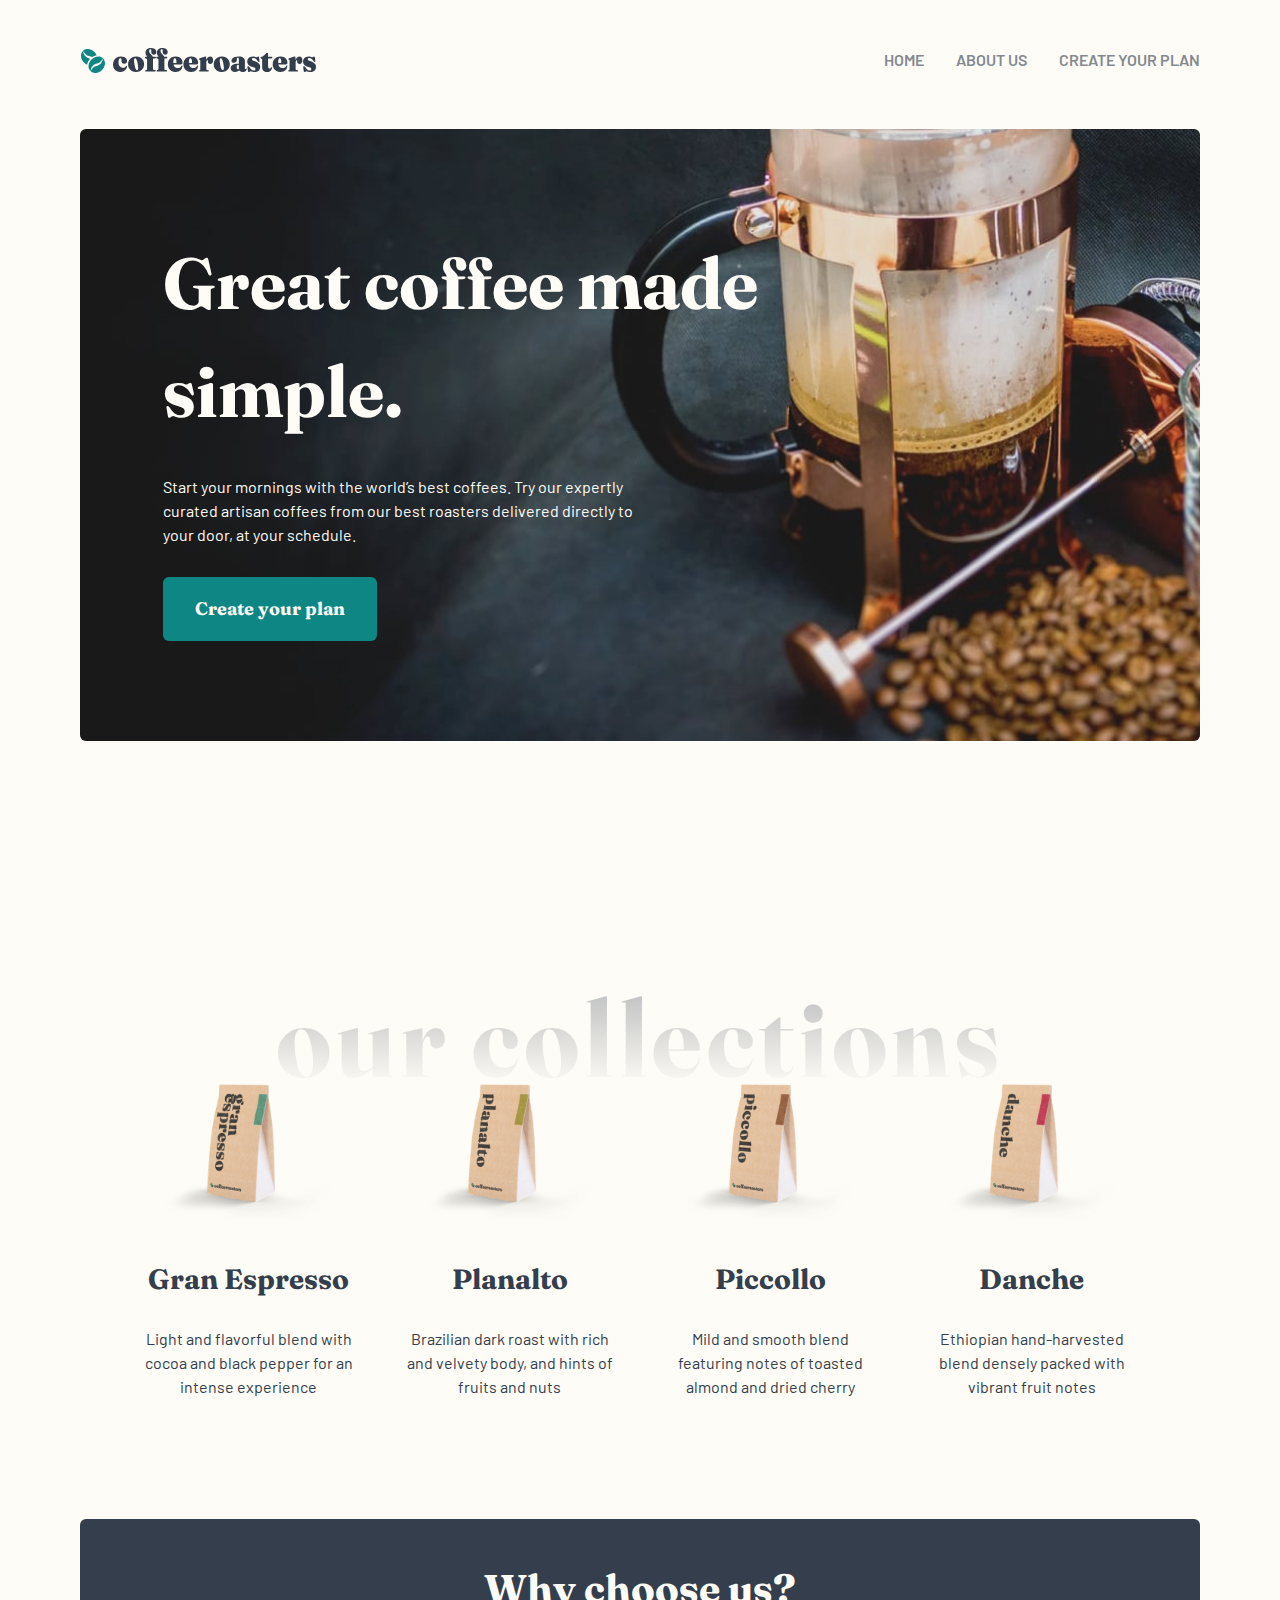
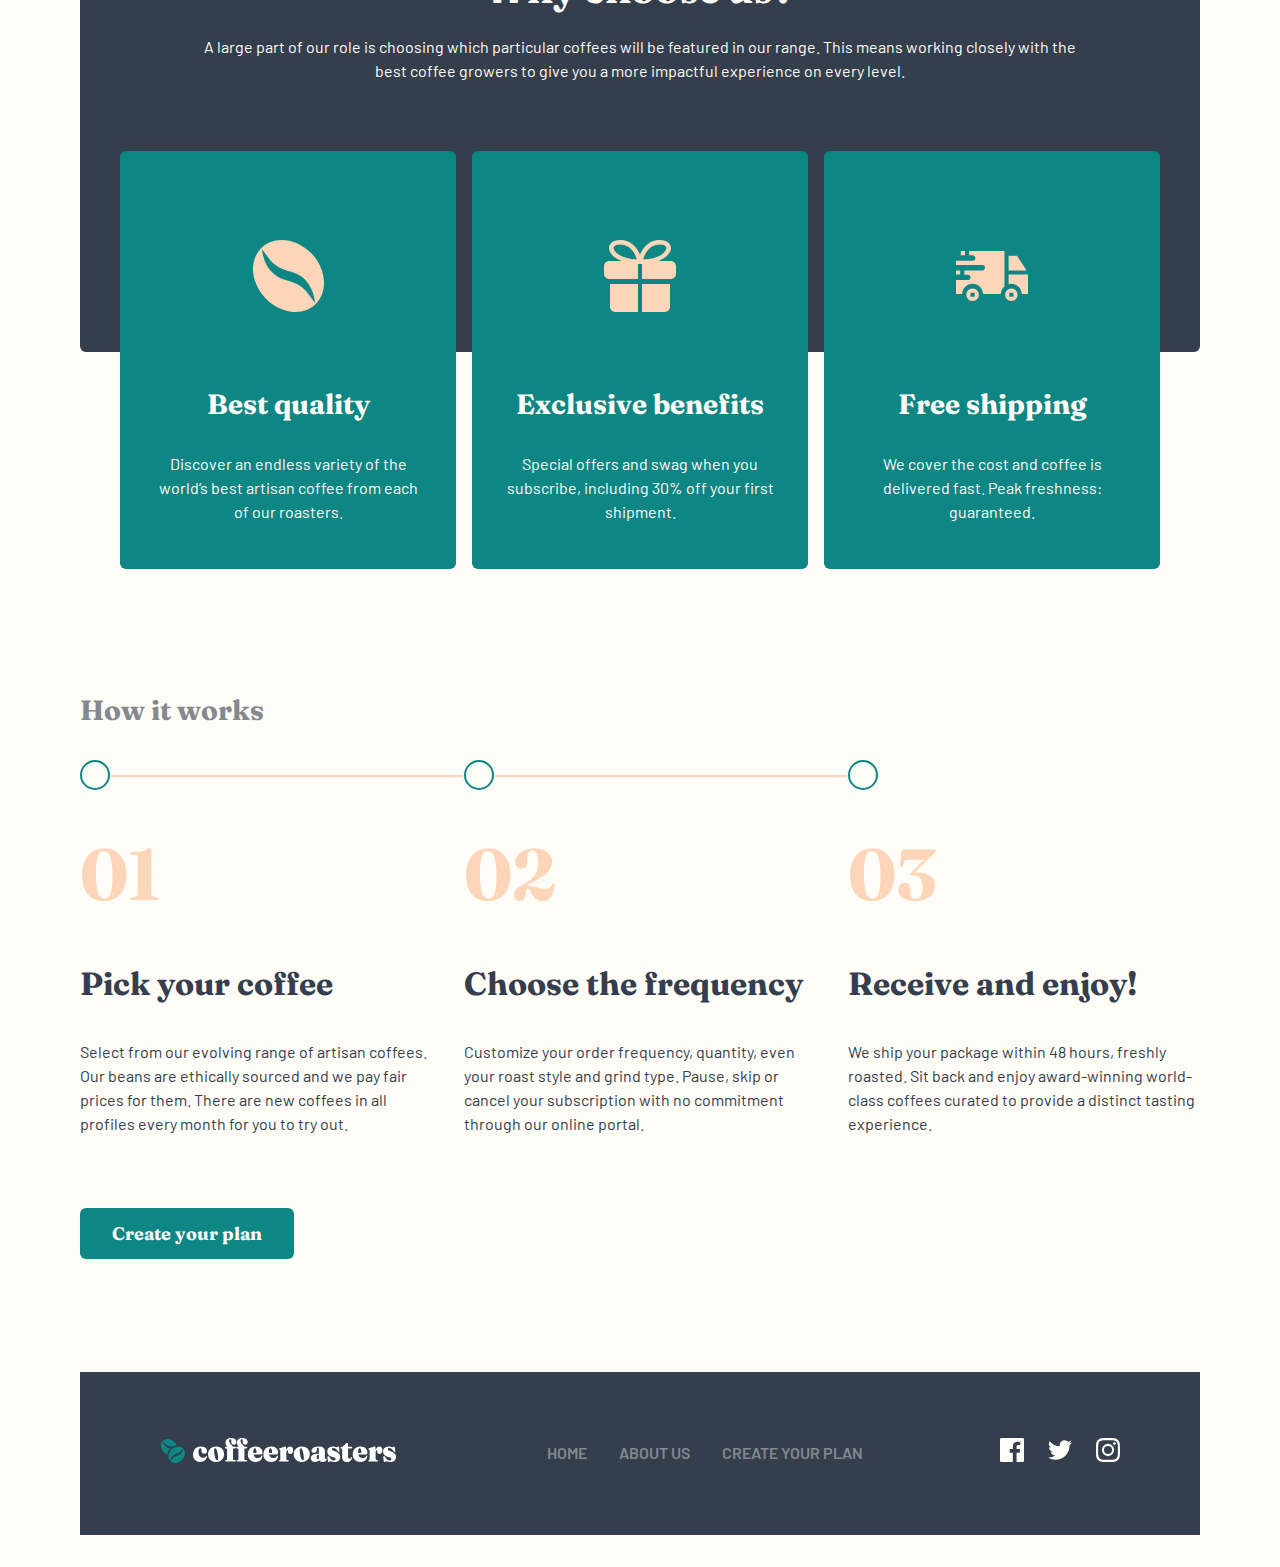
<file: index.html>
<!DOCTYPE html>
<html lang="en">
<head>
  <meta charset="UTF-8">
  <meta name="viewport" content="width=device-width, initial-scale=1.0">

  <link rel="icon" type="image/png" sizes="32x32" href="assets/favicon-32x32.png">

  <link rel="preconnect" href="https://fonts.googleapis.com">
  <link rel="preconnect" href="https://fonts.gstatic.com" crossorigin>
  <link href="https://fonts.googleapis.com/css2?family=Barlow:ital,wght@0,100;0,200;0,300;0,400;0,500;0,600;0,700;0,800;0,900;1,100;1,200;1,300;1,400;1,500;1,600;1,700;1,800;1,900&family=Fraunces:ital,opsz,wght@0,9..144,100..900;1,9..144,100..900&display=swap" rel="stylesheet">

  <link rel="stylesheet" href="index.css">
  <script src="index.js" defer></script>
  
  <title>Frontend Mentor | Coffeeroasters subscription site</title>
</head>
<body>
  <header class="primary-header flex">
    <a href="index.html" class="logo"><img src="assets/shared/desktop/logo.svg" alt="Coffee Rosaters"></a>

    <button class="mobile-nav-toggle" aria-controls="primary-nav">
      <span class="sr-only" aria-expanded="false">Menu</span>
    </button>

    <nav class="primary-nav" id="primary-nav">
      <ul class="nav flex">
        <li><a href="index.html">Home</a></li>
        <li><a href="about.html">About Us</a></li>
        <li><a href="plan.html">Create Your Plan</a></li>
      </ul>
    </nav>
  </header>

  <main>
    <!-- banner -->
    <section class="intro-wrapper banner text-light grid">
      <h1 class="heading-primary">Great coffee made simple.</h1>
      <p class="fs-text">Start your mornings with the world’s best coffees. Try our expertly curated artisan coffees from our best roasters delivered directly to your door, at your schedule.</p>
      <a href="plan.html" class="btn">Create your plan</a>
    </section>

    <!-- coffee collections -->
    <section class="collections wrapper grid text-center">
      <h1 class="collections-heading ff-sans-1 text-dark-grey">our collections</h1>
      <div class="item grid">
        <img src="assets/home/desktop/image-gran-espresso.png" alt="Gran Expresso" class="deco-img">

        <div class="content text-dark-grey">
          <h2 class="fs-200">Gran Espresso</h2>
          <p class="fs-text">Light and flavorful blend with cocoa and black pepper for an intense experience</p>
        </div>
      </div>

      <div class="item grid">
        <img src="assets/home/desktop/image-planalto.png" alt="Planalto" class="deco-img">

        <div class="content text-dark-grey">
          <h2 class="fs-200">Planalto</h2>
          <p class="fs-text">Brazilian dark roast with rich and velvety body, and hints of fruits and nuts</p>
        </div>
      </div>

      <div class="item grid">
        <img src="assets/home/desktop/image-piccollo.png" alt="Piccollo" class="deco-img">

        <div class="content text-dark-grey">
          <h2 class="fs-200">Piccollo</h2>
          <p class="fs-text">Mild and smooth blend featuring notes of toasted almond and dried cherry</p>
        </div>
      </div>

      <div class="item grid">
        <img src="assets/home/desktop/image-danche.png" alt="Danche" class="deco-img">

        <div class="content text-dark-grey">
          <h2 class="fs-200">Danche</h2>
          <p class="fs-text">Ethiopian hand-harvested blend densely packed with vibrant fruit notes
          </p>
        </div>
      </div>
    </section>

    <!-- why choose us -->
    <section class="why-us text-light text-center grid">
      <h1 class="heading-secondary">Why choose us?</h1>
      <p class="fs-text">A large part of our role is choosing which particular coffees will be featured in our range. This means working closely with the best coffee growers to give you a more impactful experience on every level.</p>

      <div class="why-us-content wrapper grid text-center">
        <div class="item bg-dark-cyan grid">
          <img src="assets/home/desktop/icon-coffee-bean.svg" alt="bean" class="deco-img">

          <div class="content">
            <h2 class="fs-200">Best quality</h2>
            <p class="fs-100">Discover an endless variety of the world’s best artisan coffee from each of our roasters.</p>
          </div>
        </div>
  
        <div class="item bg-dark-cyan grid">
          <img src="assets/home/desktop/icon-gift.svg" alt="gift" class="deco-img">
          
          <div class="content">
            <h2 class="fs-200">Exclusive benefits</h2>
            <p class="fs-100">Special offers and swag when you subscribe, including 30% off your first shipment.</p>
          </div>
        </div>
  
        <div class="item bg-dark-cyan grid">
          <img src="assets/home/desktop/icon-truck.svg" alt="truck" class="deco-img">
         
          <div class="content">
            <h2 class="fs-200">Free shipping</h2>
            <p class="fs-100">We cover the cost and coffee is delivered fast. Peak freshness: guaranteed.</p>
          </div>
        </div>
      </div>
    </section>

    <!-- how it works -->
    <section class="how-it-work col-3">
      <h1 class="fs-200 text-grey">How it works</h1>

      <ol class="numbered-items grid">
        <li class="text-dark-grey grid">
          <div class="circle"></div>
          <h2 class="heading-tertiary">Pick your coffee</h2>
          <p class="fs-text">Select from our evolving range of artisan coffees. Our beans are ethically sourced and we pay fair prices for them. There are new coffees in all profiles every month for you to try out.</p>
        </li>
        <li class="text-dark-grey grid">
          <div class="circle"></div>
          <h2 class="heading-tertiary">Choose the frequency</h2>
          <p class="fs-text">Customize your order frequency, quantity, even your roast style and grind type. Pause, skip or cancel your subscription with no commitment through our online portal.</p>
        </li>
        <li class="text-dark-grey grid">
          <div class="circle"></div>
          <h2 class="heading-tertiary"> Receive and enjoy!</h2>
          <p class="fs-text">We ship your package within 48 hours, freshly roasted. Sit back and enjoy award-winning world-class coffees curated to provide a distinct tasting experience.</p>
        </li>
      </ol>

      <a href="plan.html" class="btn">Create your plan</a>
    </section>
  </main>

  <!-- footer -->
  <footer class="bg-dark-grey grid">
    <a href="index.html" class="logo" aria-label="Coffee Roasters">
      <svg width="237" height="27" xmlns="http://www.w3.org/2000/svg" focusable="false" aria-hidden="true"><g fill-rule="nonzero" fill="none"><path class="footer-logo"d="M40.237 24.95c1.304 0 2.444-.237 3.422-.71.978-.474 1.755-1.124 2.331-1.95.576-.827.907-1.78.994-2.86.011-.199-.019-.345-.09-.438a.374.374 0 00-.268-.157.623.623 0 00-.27.066c-.092.044-.22.143-.382.297-.294.562-.712.962-1.255 1.199-.544.237-1.217.355-2.021.355-.804 0-1.521-.21-2.152-.628-.63-.419-1.127-1.047-1.491-1.884-.364-.838-.546-1.874-.546-3.108 0-.86.079-1.581.236-2.165.158-.584.38-1.022.669-1.314.287-.292.61-.438.97-.438.358 0 .635.138.83.413.196.276.294.683.294 1.223v1.058c0 .893.23 1.595.693 2.108.461.512 1.138.768 2.029.768.87 0 1.556-.25 2.062-.752.505-.501.757-1.193.757-2.074 0-.838-.241-1.595-.725-2.273-.483-.678-1.184-1.215-2.102-1.612-.919-.396-2.046-.595-3.382-.595-1.565 0-2.934.35-4.108 1.05a7.38 7.38 0 00-2.746 2.86C33.33 14.594 33 15.963 33 17.495c0 1.587.315 2.934.945 4.041a6.4 6.4 0 002.584 2.537c1.092.584 2.328.876 3.708.876zm15.728-.033c1.619 0 3.04-.336 4.262-1.008 1.222-.672 2.179-1.584 2.869-2.735.69-1.152 1.034-2.455 1.034-3.91 0-1.531-.33-2.881-.994-4.05a7.107 7.107 0 00-2.77-2.743c-1.185-.661-2.57-.992-4.157-.992-1.597 0-3.01.342-4.237 1.025-1.228.683-2.19 1.606-2.885 2.769-.696 1.162-1.043 2.47-1.043 3.925 0 1.521.331 2.86.994 4.017a7.067 7.067 0 002.779 2.719c1.19.656 2.572.983 4.148.983zm1.239-1.719c-.337.066-.666-.082-.987-.446-.32-.364-.624-.975-.912-1.835-.288-.86-.563-1.989-.823-3.388-.25-1.4-.392-2.551-.424-3.455-.033-.903.032-1.586.195-2.05.163-.462.413-.732.75-.81.337-.065.666.084.986.447.32.364.628.975.921 1.835.294.86.57 1.989.831 3.388.261 1.4.405 2.554.432 3.463.027.91-.043 1.595-.212 2.058-.168.463-.42.727-.757.793zm17.781 1.422c.511 0 .766-.254.766-.76 0-.22-.06-.394-.179-.521-.12-.127-.304-.207-.554-.24l-1.402-.215a.589.589 0 01-.448-.297c-.092-.166-.138-.402-.138-.711V11.579h1.157c.608 0 1.054-.105 1.336-.315.283-.209.424-.479.424-.81 0-.22-.068-.382-.204-.487-.136-.105-.328-.157-.578-.157H72.75l-.015-.087a1.998 1.998 0 00-.264-.64l-.07-.108a8.286 8.286 0 00-.905-1.09 36.96 36.96 0 01-1.075-1.158 6.526 6.526 0 01-.905-1.297 3.138 3.138 0 01-.367-1.488c0-.518.104-.914.31-1.19.207-.275.51-.413.913-.413.315 0 .549.09.7.273.153.181.229.465.229.85v1.472c0 .837.239 1.51.717 2.016.478.507 1.108.76 1.89.76.707 0 1.286-.217 1.736-.652.451-.435.677-1.088.677-1.959 0-.738-.19-1.419-.57-2.041-.38-.623-.954-1.121-1.72-1.496S72.302 1 71.139 1c-1.804 0-3.195.433-4.173 1.298-.977.865-1.466 2.019-1.466 3.462 0 .606.081 1.116.244 1.53.163.412.348.768.554 1.065l.554.802c.123.178.199.363.23.556l.01.097h-1.43a.83.83 0 00-.508.145L65.1 10a.637.637 0 00-.203.488c0 .198.054.366.162.504.11.137.288.267.538.388l.946.314c.206.088.347.185.423.29a.643.643 0 01.115.388v9.554c0 .286-.05.507-.147.66a.73.73 0 01-.408.315l-.7.215a.978.978 0 00-.432.297.77.77 0 00-.139.48c0 .231.068.41.204.537.136.126.312.19.53.19h8.996zm11.377 0c.51 0 .766-.254.766-.76 0-.22-.06-.394-.18-.521-.119-.127-.304-.207-.554-.24l-1.401-.215a.589.589 0 01-.448-.297c-.093-.166-.139-.402-.139-.711V11.579h1.157c.609 0 1.054-.105 1.337-.315.282-.209.423-.479.423-.81 0-.22-.067-.382-.203-.487-.136-.105-.329-.157-.579-.157h-2.414l-.015-.087a1.998 1.998 0 00-.264-.64l-.07-.108a8.286 8.286 0 00-.904-1.09 36.96 36.96 0 01-1.076-1.158 6.526 6.526 0 01-.904-1.297 3.138 3.138 0 01-.367-1.488c0-.518.103-.914.31-1.19.206-.275.51-.413.912-.413.315 0 .55.09.701.273.152.181.228.465.228.85v1.472c0 .837.24 1.51.718 2.016.478.507 1.108.76 1.89.76.706 0 1.285-.217 1.736-.652.45-.435.676-1.088.676-1.959 0-.738-.19-1.419-.57-2.041-.38-.623-.954-1.121-1.72-1.496S83.678 1 82.515 1c-1.803 0-3.194.433-4.172 1.298-.978.865-1.467 2.019-1.467 3.462 0 .606.082 1.116.245 1.53.163.412.347.768.554 1.065l.554.802c.122.178.198.363.229.556l.011.097h-1.43a.83.83 0 00-.509.145l-.053.045a.637.637 0 00-.204.488c0 .198.054.366.163.504.109.137.288.267.538.388l.945.314c.207.088.348.185.424.29a.643.643 0 01.114.388v9.554c0 .286-.049.507-.147.66a.73.73 0 01-.407.315l-.701.215a.978.978 0 00-.432.297.77.77 0 00-.138.48c0 .231.067.41.203.537.136.126.313.19.53.19h8.997zm9.11.33c1.38 0 2.598-.27 3.652-.81 1.054-.54 1.874-1.258 2.46-2.157.588-.898.881-1.887.881-2.966 0-.21-.038-.359-.114-.447a.353.353 0 00-.277-.132.64.64 0 00-.27.074c-.102.05-.22.146-.35.29-.228.705-.676 1.256-1.344 1.653-.668.396-1.437.595-2.306.595-1.359 0-2.445-.466-3.26-1.397-.478-.546-.816-1.273-1.013-2.18l-.016-.076h7.45c.472 0 .841-.125 1.11-.374l.064-.064c.272-.292.407-.692.407-1.199 0-1.168-.274-2.228-.823-3.181-.548-.954-1.333-1.708-2.355-2.265-1.021-.556-2.238-.835-3.65-.835-1.663 0-3.087.33-4.271.992a6.684 6.684 0 00-2.714 2.769c-.624 1.184-.937 2.564-.937 4.14 0 1.499.323 2.818.97 3.959A6.821 6.821 0 0091.463 24c1.152.634 2.489.95 4.01.95zm-2.127-8.878a12.966 12.966 0 01-.024-.791c0-1.036.076-1.851.229-2.446.152-.595.347-1.017.586-1.265.24-.248.506-.372.799-.372.38 0 .736.325 1.068.976.33.65.497 1.73.497 3.24 0 .462-.207.693-.62.693h-2.533l-.002-.035zm17.71 8.878c1.38 0 2.596-.27 3.65-.81 1.054-.54 1.875-1.258 2.461-2.157.587-.898.88-1.887.88-2.966 0-.21-.038-.359-.114-.447a.353.353 0 00-.277-.132.64.64 0 00-.269.074c-.103.05-.22.146-.35.29-.228.705-.676 1.256-1.345 1.653-.668.396-1.437.595-2.306.595-1.358 0-2.445-.466-3.26-1.397-.477-.546-.815-1.273-1.013-2.18l-.016-.076h7.451c.471 0 .841-.125 1.109-.374l.065-.064c.271-.292.407-.692.407-1.199 0-1.168-.274-2.228-.823-3.181-.549-.954-1.334-1.708-2.355-2.265-1.022-.556-2.239-.835-3.651-.835-1.663 0-3.086.33-4.27.992a6.684 6.684 0 00-2.714 2.769c-.625 1.184-.937 2.564-.937 4.14 0 1.499.323 2.818.97 3.959A6.821 6.821 0 00107.044 24c1.152.634 2.488.95 4.01.95zm-2.129-8.878a12.966 12.966 0 01-.023-.791c0-1.036.076-1.851.228-2.446.152-.595.348-1.017.587-1.265s.505-.372.798-.372c.38 0 .737.325 1.068.976.331.65.497 1.73.497 3.24 0 .462-.206.693-.62.693h-2.533l-.002-.035zm19.079 8.548c.26 0 .46-.069.595-.207a.732.732 0 00.204-.537.82.82 0 00-.147-.488c-.098-.137-.26-.223-.489-.256l-1.222-.248a.647.647 0 01-.457-.339c-.098-.181-.146-.427-.146-.735v-5.818c0-.65.038-1.185.114-1.604.076-.418.187-.73.334-.933.146-.204.318-.306.513-.306.196 0 .337.071.424.215.087.143.136.341.147.595l.016.66c.022.75.225 1.329.611 1.736.386.408.98.612 1.785.612.826 0 1.5-.298 2.02-.893.522-.595.783-1.526.783-2.793 0-1.278-.25-2.231-.75-2.86-.5-.628-1.217-.942-2.151-.942-.771 0-1.483.24-2.135.72-.652.479-1.176 1.211-1.573 2.198a6.529 6.529 0 00-.182.515l-.028.094-.124-2.568c-.029-.304-.082-.525-.158-.663l-.03-.048c-.092-.132-.23-.198-.415-.198-.13 0-.288.022-.473.066a4.95 4.95 0 00-.684.231l-4.63 1.34c-.26.098-.445.217-.553.355a.74.74 0 00-.163.47.64.64 0 00.106.38c.07.1.182.194.334.282l.424.05a.618.618 0 01.301.272c.06.116.09.306.09.57v8.397c0 .33-.027.568-.082.71a.552.552 0 01-.293.315l-.375.149c-.141.099-.253.206-.334.322a.743.743 0 00-.122.438c0 .231.068.413.203.545.136.133.324.199.563.199h8.149zm13.626.297c1.619 0 3.04-.336 4.262-1.008 1.222-.672 2.178-1.584 2.868-2.735.69-1.152 1.035-2.455 1.035-3.91 0-1.531-.331-2.881-.994-4.05a7.107 7.107 0 00-2.77-2.743c-1.185-.661-2.57-.992-4.157-.992-1.597 0-3.01.342-4.238 1.025-1.227.683-2.189 1.606-2.884 2.769-.696 1.162-1.043 2.47-1.043 3.925 0 1.521.33 2.86.994 4.017a7.067 7.067 0 002.779 2.719c1.19.656 2.572.983 4.148.983zm1.238-1.719c-.336.066-.665-.082-.986-.446-.32-.364-.624-.975-.912-1.835-.288-.86-.563-1.989-.824-3.388-.25-1.4-.39-2.551-.423-3.455-.033-.903.032-1.586.195-2.05.163-.462.413-.732.75-.81.337-.065.666.084.986.447.32.364.628.975.921 1.835.293.86.57 1.989.831 3.388.261 1.4.405 2.554.432 3.463.027.91-.043 1.595-.212 2.058-.168.463-.42.727-.758.793zm19.852 1.752c.913 0 1.663-.168 2.25-.504.586-.336 1.023-.735 1.311-1.198.288-.463.432-.887.432-1.273a.751.751 0 00-.106-.413.324.324 0 00-.285-.165.32.32 0 00-.147.033.325.325 0 00-.114.099c-.054.198-.138.336-.252.413a.643.643 0 01-.367.116c-.185 0-.323-.064-.416-.19-.092-.127-.138-.295-.138-.504v-7.306c0-1.455-.492-2.581-1.475-3.38-.984-.8-2.524-1.199-4.62-1.199-1.63 0-2.992.204-4.084.612-1.092.408-1.912.928-2.46 1.562-.55.634-.824 1.28-.824 1.942 0 .705.204 1.242.611 1.612.408.369.997.553 1.769.553.945 0 1.69-.256 2.233-.768.543-.513.815-1.177.815-1.992v-1.256c0-.309.095-.548.285-.72.19-.17.426-.255.709-.255.304 0 .546.113.725.338.18.226.27.532.27.918l-.001 4.818-.087-.019a5.455 5.455 0 00-.91-.087l-.176-.001c-2.337 0-4.078.396-5.224 1.19-1.146.793-1.72 1.9-1.72 3.322 0 1.08.394 1.967 1.182 2.661.788.694 1.834 1.041 3.137 1.041.978 0 1.891-.2 2.739-.603.635-.302 1.152-.698 1.55-1.188l.022-.03.024.075c.125.357.354.677.688.96l.103.084c.603.468 1.454.702 2.551.702zm-4.563-2.578c-.435 0-.786-.18-1.052-.537-.266-.358-.4-.907-.4-1.645 0-.771.129-1.355.384-1.752s.595-.595 1.019-.595c.25 0 .467.025.652.074l.08.025v4.242l-.052.03c-.174.09-.353.142-.538.155l-.093.003zM174.212 25c1.934 0 3.417-.446 4.45-1.339 1.032-.892 1.548-2.11 1.548-3.653 0-.936-.174-1.757-.522-2.463-.348-.705-.956-1.33-1.825-1.876-.87-.545-2.092-1.06-3.668-1.545-.586-.187-1.04-.377-1.36-.57-.321-.193-.541-.4-.66-.62-.12-.22-.18-.457-.18-.71 0-.376.136-.679.408-.91.271-.231.673-.347 1.206-.347.739 0 1.437.248 2.094.744.657.496 1.383 1.344 2.176 2.545.206.254.413.438.62.554.206.116.401.151.586.107a.574.574 0 00.424-.454c.054-.237.043-.576-.033-1.017l-.424-3.041c-.043-.32-.125-.545-.244-.678a.607.607 0 00-.473-.198c-.174 0-.39.06-.652.182-.26.121-.519.245-.774.372-.255.126-.448.19-.578.19-.12 0-.297-.066-.53-.199-.234-.132-.562-.264-.986-.396-.424-.133-.973-.199-1.646-.199-1.12 0-2.127.204-3.024.612-.896.408-1.603.989-2.119 1.744-.516.755-.774 1.655-.774 2.702 0 .926.193 1.736.579 2.43.386.694.975 1.29 1.768 1.785.793.496 1.793.898 3 1.207.781.209 1.382.421 1.8.636.418.215.706.45.864.703.158.253.236.534.236.842 0 .408-.136.744-.407 1.009-.272.264-.685.396-1.239.396a3.417 3.417 0 01-1.491-.338c-.473-.226-.96-.615-1.459-1.166-.5-.55-1.06-1.305-1.679-2.264-.184-.254-.394-.43-.627-.53a.84.84 0 00-.71.017c-.227.089-.374.276-.44.562-.064.287-.048.64.05 1.058l.505 3.29c.076.33.185.55.326.66.141.11.293.166.456.166.185 0 .41-.06.677-.182l.798-.363c.267-.122.481-.182.644-.182.163 0 .378.06.644.182a7.51 7.51 0 001.043.363c.43.121.97.182 1.622.182zm12.908-.05c.978 0 1.826-.19 2.543-.57a4.366 4.366 0 001.703-1.587c.418-.677.666-1.462.742-2.355.01-.253-.025-.421-.106-.504a.242.242 0 00-.286-.058c-.13.198-.266.397-.407.595-.141.198-.29.377-.448.537-.158.16-.334.29-.53.389-.195.099-.407.148-.636.148-.532 0-.937-.198-1.214-.595-.277-.396-.415-1.008-.415-1.834v-7.537h2.444c.555 0 .97-.096 1.244-.286l.06-.045c.272-.22.408-.485.408-.793 0-.22-.065-.383-.196-.488-.13-.105-.315-.157-.554-.157h-3.407V6.85c0-.294-.055-.518-.167-.672l-.044-.055c-.142-.154-.337-.231-.587-.231a1.21 1.21 0 00-.652.206 2.83 2.83 0 00-.652.603l-3.015 2.53c-.185.23-.332.385-.44.462a.541.541 0 01-.31.116h-.799a.861.861 0 00-.603.223.738.738 0 00-.244.57c0 .188.027.345.081.471.055.127.174.235.359.323l.766.248c.174.077.283.176.326.297.043.121.065.298.065.53v7.47c0 1.73.416 2.997 1.247 3.802.831.804 2.073 1.206 3.724 1.206zm13.218 0c1.38 0 2.597-.27 3.651-.81 1.054-.54 1.875-1.258 2.462-2.157.586-.898.88-1.887.88-2.966 0-.21-.038-.359-.114-.447a.353.353 0 00-.278-.132.64.64 0 00-.268.074c-.104.05-.22.146-.35.29-.23.705-.677 1.256-1.346 1.653-.668.396-1.437.595-2.306.595-1.358 0-2.445-.466-3.26-1.397-.477-.546-.815-1.273-1.013-2.18l-.016-.076h7.451c.472 0 .841-.125 1.109-.374l.065-.064c.271-.292.407-.692.407-1.199 0-1.168-.274-2.228-.823-3.181-.549-.954-1.334-1.708-2.355-2.265-1.022-.556-2.238-.835-3.651-.835-1.662 0-3.086.33-4.27.992a6.684 6.684 0 00-2.714 2.769c-.625 1.184-.937 2.564-.937 4.14 0 1.499.323 2.818.97 3.959A6.821 6.821 0 00196.329 24c1.152.634 2.488.95 4.01.95zm-2.128-8.878a12.966 12.966 0 01-.023-.791c0-1.036.076-1.851.228-2.446.152-.595.348-1.017.587-1.265.24-.248.505-.372.799-.372.38 0 .736.325 1.067.976.332.65.497 1.73.497 3.24 0 .462-.206.693-.619.693h-2.534l-.002-.035zm19.08 8.548c.26 0 .458-.069.594-.207a.732.732 0 00.204-.537.82.82 0 00-.147-.488c-.098-.137-.26-.223-.489-.256l-1.222-.248a.647.647 0 01-.457-.339c-.097-.181-.146-.427-.146-.735v-5.818c0-.65.038-1.185.114-1.604.076-.418.187-.73.334-.933.147-.204.318-.306.513-.306.196 0 .337.071.424.215.087.143.136.341.147.595l.016.66c.022.75.225 1.329.611 1.736.386.408.98.612 1.785.612.826 0 1.5-.298 2.021-.893.522-.595.782-1.526.782-2.793 0-1.278-.25-2.231-.75-2.86-.5-.628-1.216-.942-2.15-.942-.772 0-1.484.24-2.136.72-.652.479-1.176 1.211-1.573 2.198a6.529 6.529 0 00-.182.515l-.028.095-.124-2.569c-.029-.304-.081-.525-.158-.663l-.03-.048c-.092-.132-.23-.198-.415-.198-.13 0-.288.022-.473.066a4.95 4.95 0 00-.684.231l-4.629 1.34c-.26.098-.446.217-.554.355a.74.74 0 00-.163.47.64.64 0 00.106.38c.07.1.182.194.334.282l.424.05a.618.618 0 01.301.272c.06.116.09.306.09.57v8.397c0 .33-.027.568-.082.71a.552.552 0 01-.293.315l-.375.149c-.141.099-.253.206-.334.322a.743.743 0 00-.122.438c0 .231.068.413.203.545.136.133.324.199.563.199h8.15zm12.712.38c1.934 0 3.417-.446 4.45-1.339 1.032-.892 1.548-2.11 1.548-3.653 0-.936-.174-1.757-.522-2.463-.347-.705-.956-1.33-1.825-1.876-.87-.545-2.092-1.06-3.667-1.545-.587-.187-1.04-.377-1.361-.57-.32-.193-.54-.4-.66-.62-.12-.22-.18-.457-.18-.71 0-.376.136-.679.408-.91.272-.231.674-.347 1.206-.347.739 0 1.437.248 2.094.744.658.496 1.383 1.344 2.176 2.545.207.254.413.438.62.554.206.116.402.151.586.107a.574.574 0 00.424-.454c.054-.237.044-.576-.032-1.017l-.424-3.041c-.044-.32-.125-.545-.245-.678a.607.607 0 00-.472-.198c-.174 0-.392.06-.652.182-.261.121-.52.245-.774.372-.256.126-.449.19-.58.19-.119 0-.295-.066-.529-.199-.233-.132-.562-.264-.986-.396-.424-.133-.972-.199-1.646-.199-1.12 0-2.127.204-3.023.612-.897.408-1.603.989-2.12 1.744-.515.755-.773 1.655-.773 2.702 0 .926.192 1.736.578 2.43.386.694.975 1.29 1.769 1.785.793.496 1.792.898 2.999 1.207.782.209 1.382.421 1.8.636.419.215.707.45.864.703.158.253.237.534.237.842 0 .408-.136.744-.408 1.009-.271.264-.684.396-1.238.396a3.417 3.417 0 01-1.492-.338c-.472-.226-.959-.615-1.459-1.166-.5-.55-1.059-1.305-1.678-2.264-.185-.254-.394-.43-.628-.53a.84.84 0 00-.709.017c-.228.089-.375.276-.44.562-.065.287-.049.64.049 1.058l.505 3.29c.076.33.185.55.326.66.142.11.294.166.457.166.184 0 .41-.06.676-.182l.799-.363c.266-.122.48-.182.643-.182.163 0 .378.06.644.182a7.51 7.51 0 001.043.363c.43.121.97.182 1.622.182z" fill="#333D4B"/><path d="M23.123 11.378c2.89 2.89 2.387 8.1-1.126 11.613-1.688 1.687-3.813 2.74-5.987 2.965-.29.029-.576.044-.856.044-1.87 0-3.539-.656-4.769-1.886-1.416-1.414-2.07-3.412-1.839-5.625.224-2.173 1.277-4.299 2.964-5.986 3.515-3.512 8.724-4.019 11.613-1.125zm-.18.18c-.961 1.16-1.67 2.482-2.851 3.453-1.257 1.033-2.64 1.41-4.161 1.85-3.338.97-4.988 3.791-5.369 7.075 1.043-1.253 1.808-2.657 3.125-3.663 1.152-.88 2.398-1.227 3.754-1.598 3.411-.936 5.105-3.781 5.502-7.117zM14.49 5.003a10.573 10.573 0 012.165 3.151c-1.68.29-3.308.992-4.75 2.046a7.17 7.17 0 00-1.837-.84c-1.519-.44-2.903-.816-4.16-1.85-1.18-.971-1.889-2.296-2.852-3.454.396 3.336 2.091 6.182 5.502 7.118.576.157 1.128.32 1.666.511-1.626 1.713-2.696 3.8-3.07 5.97A10.607 10.607 0 014 15.491C.492 11.978-.014 6.768 2.877 3.878 5.766.986 10.975 1.49 14.489 5.003z" fill="#0E8784"/></g></svg></a>

    <ul class="footer-nav nav flex" id="footer-nav">
      <li><a href="index.html">Home</a></li>
      <li><a href="about.html">About Us</a></li>
      <li><a href="plan.html">Create Your Plan</a></li>
    </ul>

    <ul class="social-links flex">
      <li>
        <a href="#" aria-label="Facebook">
          <svg xmlns="http://www.w3.org/2000/svg" focusable="false" aria-hidden="true" width="24" height="24"><path class="icon" fill="#FEFCF7" d="M22.675 0H1.325C.593 0 0 .593 0 1.325v21.351C0 23.407.593 24 1.325 24H12.82v-9.294H9.692v-3.622h3.128V8.413c0-3.1 1.893-4.788 4.659-4.788 1.325 0 2.463.099 2.795.143v3.24l-1.918.001c-1.504 0-1.795.715-1.795 1.763v2.313h3.587l-.467 3.622h-3.12V24h6.116c.73 0 1.323-.593 1.323-1.325V1.325C24 .593 23.407 0 22.675 0z"/></svg>
        </a>
      </li>
      <li>
        <a href="#" aria-label="Twitter">
          <svg xmlns="http://www.w3.org/2000/svg" focusable="false" aria-hidden="true" width="24" height="20"><path class="icon" fill="#FEFCF7" d="M24 2.557a9.83 9.83 0 01-2.828.775A4.932 4.932 0 0023.337.608a9.864 9.864 0 01-3.127 1.195A4.916 4.916 0 0016.616.248c-3.179 0-5.515 2.966-4.797 6.045A13.978 13.978 0 011.671 1.149a4.93 4.93 0 001.523 6.574 4.903 4.903 0 01-2.229-.616c-.054 2.281 1.581 4.415 3.949 4.89a4.935 4.935 0 01-2.224.084 4.928 4.928 0 004.6 3.419A9.9 9.9 0 010 17.54a13.94 13.94 0 007.548 2.212c9.142 0 14.307-7.721 13.995-14.646A10.025 10.025 0 0024 2.557z"/></svg>
        </a>
      </li>
      <li>
        <a href="#" aria-label="Instagram">
          <svg xmlns="http://www.w3.org/2000/svg" focusable="false" aria-hidden="true" width="24" height="24"><path class="icon" fill="#FEFCF7" d="M12 2.163c3.204 0 3.584.012 4.85.07 3.252.148 4.771 1.691 4.919 4.919.058 1.265.069 1.645.069 4.849 0 3.205-.012 3.584-.069 4.849-.149 3.225-1.664 4.771-4.919 4.919-1.266.058-1.644.07-4.85.07-3.204 0-3.584-.012-4.849-.07-3.26-.149-4.771-1.699-4.919-4.92-.058-1.265-.07-1.644-.07-4.849 0-3.204.013-3.583.07-4.849.149-3.227 1.664-4.771 4.919-4.919 1.266-.057 1.645-.069 4.849-.069zM12 0C8.741 0 8.333.014 7.053.072 2.695.272.273 2.69.073 7.052.014 8.333 0 8.741 0 12c0 3.259.014 3.668.072 4.948.2 4.358 2.618 6.78 6.98 6.98C8.333 23.986 8.741 24 12 24c3.259 0 3.668-.014 4.948-.072 4.354-.2 6.782-2.618 6.979-6.98.059-1.28.073-1.689.073-4.948 0-3.259-.014-3.667-.072-4.947-.196-4.354-2.617-6.78-6.979-6.98C15.668.014 15.259 0 12 0zm0 5.838a6.162 6.162 0 100 12.324 6.162 6.162 0 000-12.324zM12 16a4 4 0 110-8 4 4 0 010 8zm6.406-11.845a1.44 1.44 0 100 2.881 1.44 1.44 0 000-2.881z"/></svg>
        </a>
      </li>
    </ul>
  </footer>
</body>
</html>
</file>
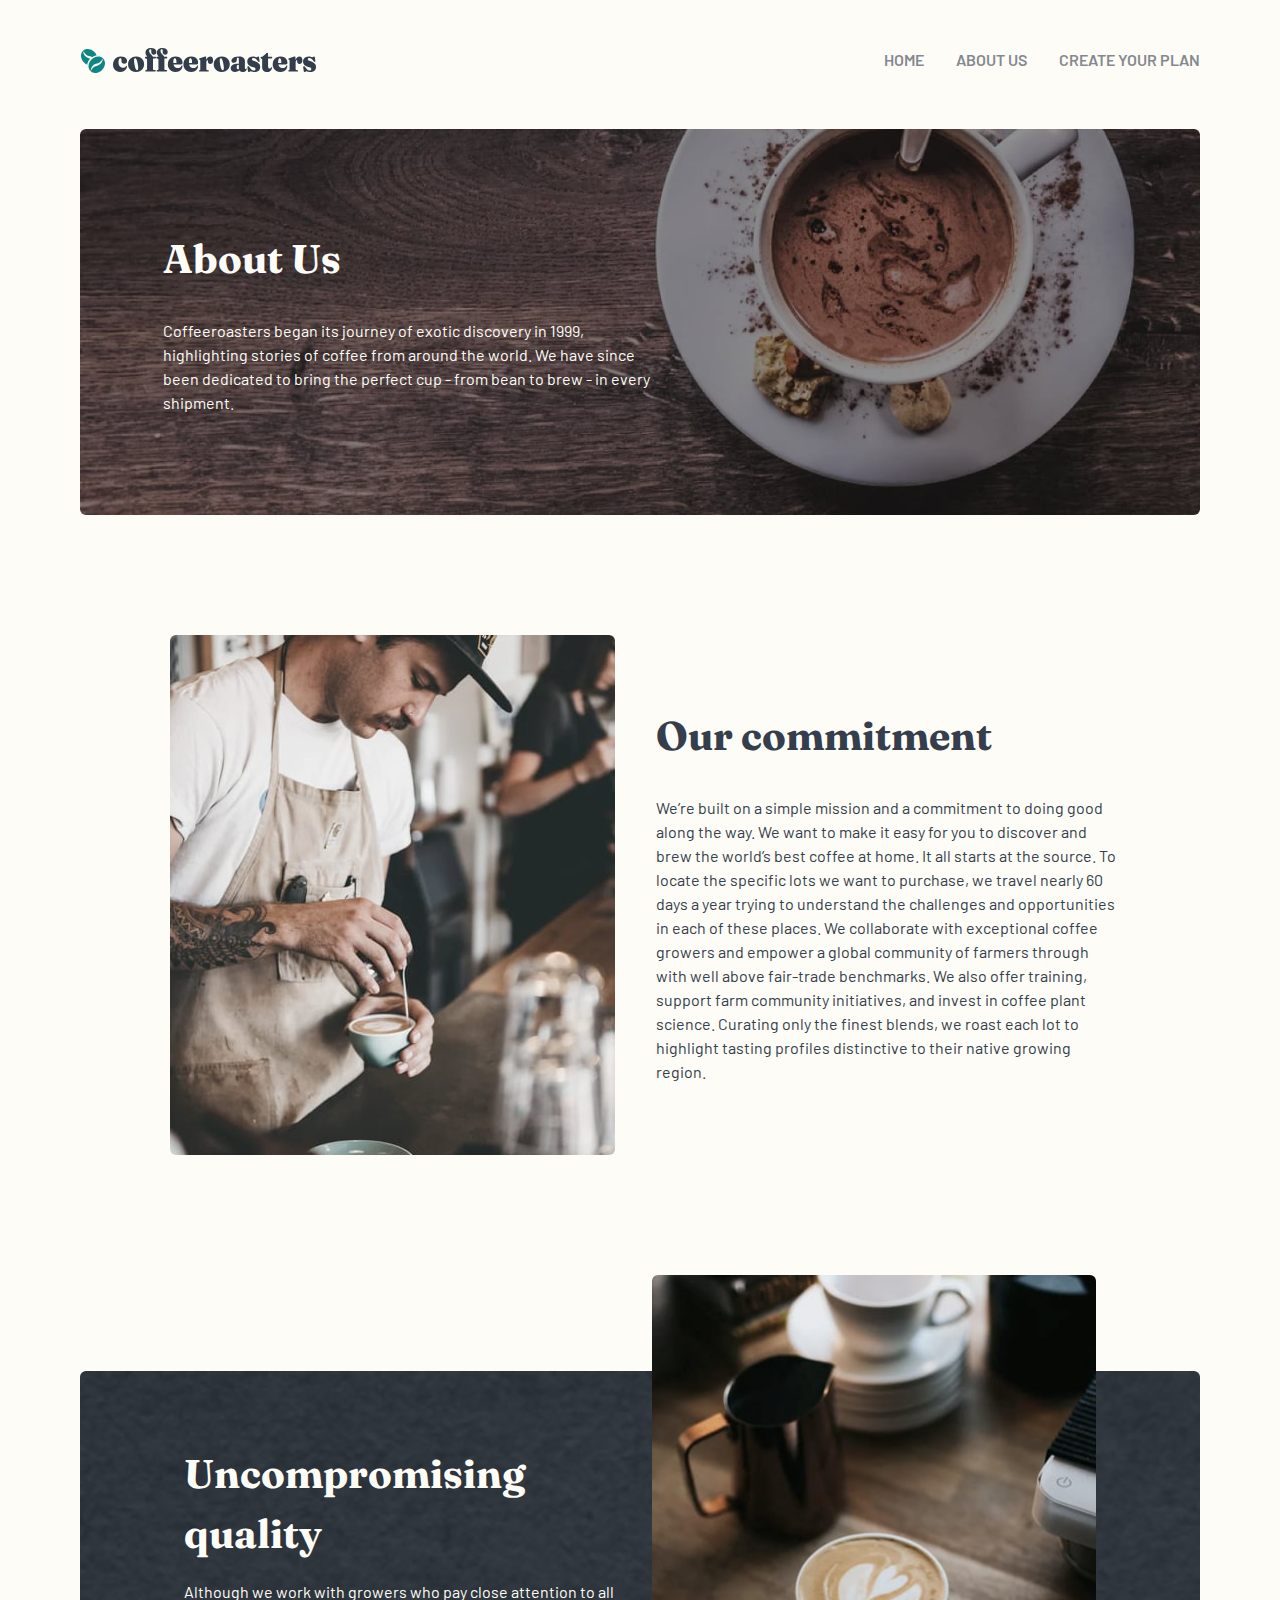
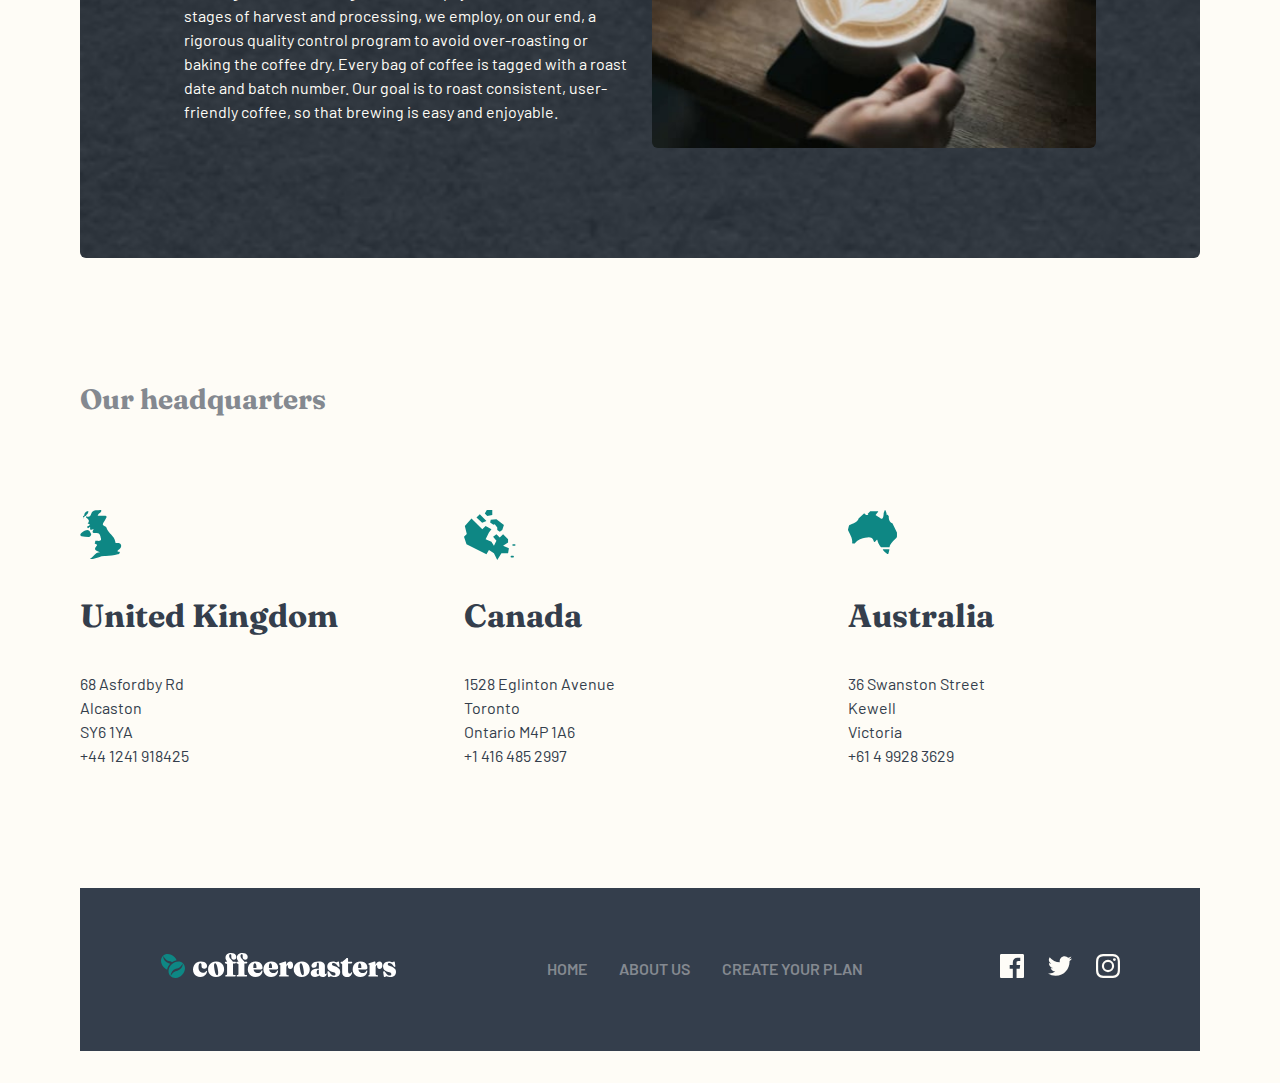
<file: about.html>
<!DOCTYPE html>
<html lang="en">

<head>
  <meta charset="UTF-8">
  <meta name="viewport" content="width=device-width, initial-scale=1.0">

  <link rel="icon" type="image/png" sizes="32x32" href="./assets/favicon-32x32.png">

  <link rel="preconnect" href="https://fonts.googleapis.com">
  <link rel="preconnect" href="https://fonts.gstatic.com" crossorigin>
  <link href="https://fonts.googleapis.com/css2?family=Barlow:ital,wght@0,100;0,200;0,300;0,400;0,500;0,600;0,700;0,800;0,900;1,100;1,200;1,300;1,400;1,500;1,600;1,700;1,800;1,900&family=Fraunces:ital,opsz,wght@0,9..144,100..900;1,9..144,100..900&display=swap" rel="stylesheet">

  <link rel="stylesheet" href="index.css">
  <link rel="stylesheet" href="about.css">
  <script src="index.js" defer></script>

  <title>Frontend Mentor | Coffeeroasters subscription site</title>
</head>

<body>
  <header class="primary-header flex">
    <a href="index.html" class="logo"><img src="assets/shared/desktop/logo.svg" alt="Coffee Rosaters"></a>

    <button class="mobile-nav-toggle" aria-controls="primary-nav">
      <span class="sr-only" aria-expanded="false">Menu</span>
    </button>

    <nav class="primary-nav" id="primary-nav">
      <ul class="nav flex">
        <li><a href="index.html">Home</a></li>
        <li><a href="about.html">About Us</a></li>
        <li><a href="plan.html">Create Your Plan</a></li>
      </ul>
    </nav>
  </header>

  <main>
    <!-- banner -->
    <section class="about-wrapper banner text-light grid">
      <h1 class="heading-secondary">About Us</h1>
        <p class="fs-text">Coffeeroasters began its journey of exotic discovery in 1999, highlighting stories of 
        coffee from around the world. We have since been dedicated to bring the perfect cup - from 
        bean to brew - in every shipment.</p>
    </section>

    <section class="commitment wrapper text-dark-grey grid">
      <picture>
        <source srcset="assets/about/desktop/image-commitment.jpg" media="(min-width:55rem)">
        <source srcset="assets/about/tablet/image-commitment.jpg" media="(min-width:35rem)">
        <img src="assets/about/mobile/image-commitment.jpg" alt="A guy is doing braista" class="img">
      </picture>

      <div class="commitment-content text-dark-grey">
        <h1 class="heading-secondary">Our commitment</h1>
        <p class="fs-text">We’re built on a simple mission and a commitment to doing good along the way. We want to make it easy for you to discover and brew the world’s best coffee at home. It all starts at the source. To locate the specific lots we want to purchase, we travel nearly 60 days a year trying to understand the challenges and opportunities in each of these places. We collaborate with exceptional coffee growers and empower a global community of farmers through with well above fair-trade benchmarks. We also offer training, support farm community initiatives, and invest in coffee plant science. Curating only the finest blends, we roast each lot to highlight tasting profiles distinctive to their native growing region.
      </p>
      </div>
    </section>

    <!-- quality -->
    <section class="quality-wrapper grid text-light">
      <picture>
        <source srcset="assets/about/desktop/image-quality.jpg" media="(min-width:60rem)">
        <source srcset="assets/about/tablet/image-quality.jpg" media="(min-width:35rem)">
        <img src="assets/about/mobile/image-quality.jpg" alt="Espresso coffee" class="img">
      </picture>

      <h1 class="heading-secondary">Uncompromising quality</h1>
        <p class="fs-text">
        Although we work with growers who pay close attention to all stages of harvest and processing, we employ, on our end, a rigorous quality control program to avoid over-roasting or baking the coffee dry. Every bag of coffee is tagged with a roast date and batch number. Our goal is to roast consistent, user-friendly coffee, so that brewing is easy and enjoyable.
      </p>
    </section>

    <!-- headquarters -->
    <section class="headquarters col-3">
      <h1 class="fs-200 text-grey">Our headquarters</h1>

      <ul class="numbered-items grid">
        <li class="text-dark-grey grid">
          <img src="assets/about/desktop/illustration-uk.svg" alt="UK" class="country">
          <h2 class="heading-tertiary">United Kingdom</h2>
          <address id="United Kingdom" class="fs-text">
            68 Asfordby Rd <br />
            Alcaston <br />
            SY6 1YA <br />
            +44 1241 918425 <br />
          </address>
        </li>
        <li class="text-dark-grey grid">
          <img src="assets/about/desktop/illustration-canada.svg" alt="Canada" class="country">
          <h2 class="heading-tertiary">Canada</h2>
          <address id="United Kingdom" class="fs-text">
            1528 Eglinton Avenue <br />
            Toronto <br />
            Ontario M4P 1A6 <br />
            +1 416 485 2997 <br />
          </address>
        </li>
        <li class="text-dark-grey grid">
          <img src="assets/about/desktop/illustration-australia.svg" alt="Australia" class="country">
          <h2 class="heading-tertiary">Australia</h2>
          <address id="United Kingdom" class="fs-text">
            36 Swanston Street <br />
            Kewell <br />
            Victoria <br />
            +61 4 9928 3629 <br />
          </address>
        </li>
      </ul>
    </section>
  </main>

  <!-- footer -->
  <footer class="bg-dark-grey grid">
    <a href="index.html" class="logo" aria-label="Coffee Roasters">
      <svg width="237" height="27" xmlns="http://www.w3.org/2000/svg" focusable="false" aria-hidden="true"><g fill-rule="nonzero" fill="none"><path class="footer-logo"d="M40.237 24.95c1.304 0 2.444-.237 3.422-.71.978-.474 1.755-1.124 2.331-1.95.576-.827.907-1.78.994-2.86.011-.199-.019-.345-.09-.438a.374.374 0 00-.268-.157.623.623 0 00-.27.066c-.092.044-.22.143-.382.297-.294.562-.712.962-1.255 1.199-.544.237-1.217.355-2.021.355-.804 0-1.521-.21-2.152-.628-.63-.419-1.127-1.047-1.491-1.884-.364-.838-.546-1.874-.546-3.108 0-.86.079-1.581.236-2.165.158-.584.38-1.022.669-1.314.287-.292.61-.438.97-.438.358 0 .635.138.83.413.196.276.294.683.294 1.223v1.058c0 .893.23 1.595.693 2.108.461.512 1.138.768 2.029.768.87 0 1.556-.25 2.062-.752.505-.501.757-1.193.757-2.074 0-.838-.241-1.595-.725-2.273-.483-.678-1.184-1.215-2.102-1.612-.919-.396-2.046-.595-3.382-.595-1.565 0-2.934.35-4.108 1.05a7.38 7.38 0 00-2.746 2.86C33.33 14.594 33 15.963 33 17.495c0 1.587.315 2.934.945 4.041a6.4 6.4 0 002.584 2.537c1.092.584 2.328.876 3.708.876zm15.728-.033c1.619 0 3.04-.336 4.262-1.008 1.222-.672 2.179-1.584 2.869-2.735.69-1.152 1.034-2.455 1.034-3.91 0-1.531-.33-2.881-.994-4.05a7.107 7.107 0 00-2.77-2.743c-1.185-.661-2.57-.992-4.157-.992-1.597 0-3.01.342-4.237 1.025-1.228.683-2.19 1.606-2.885 2.769-.696 1.162-1.043 2.47-1.043 3.925 0 1.521.331 2.86.994 4.017a7.067 7.067 0 002.779 2.719c1.19.656 2.572.983 4.148.983zm1.239-1.719c-.337.066-.666-.082-.987-.446-.32-.364-.624-.975-.912-1.835-.288-.86-.563-1.989-.823-3.388-.25-1.4-.392-2.551-.424-3.455-.033-.903.032-1.586.195-2.05.163-.462.413-.732.75-.81.337-.065.666.084.986.447.32.364.628.975.921 1.835.294.86.57 1.989.831 3.388.261 1.4.405 2.554.432 3.463.027.91-.043 1.595-.212 2.058-.168.463-.42.727-.757.793zm17.781 1.422c.511 0 .766-.254.766-.76 0-.22-.06-.394-.179-.521-.12-.127-.304-.207-.554-.24l-1.402-.215a.589.589 0 01-.448-.297c-.092-.166-.138-.402-.138-.711V11.579h1.157c.608 0 1.054-.105 1.336-.315.283-.209.424-.479.424-.81 0-.22-.068-.382-.204-.487-.136-.105-.328-.157-.578-.157H72.75l-.015-.087a1.998 1.998 0 00-.264-.64l-.07-.108a8.286 8.286 0 00-.905-1.09 36.96 36.96 0 01-1.075-1.158 6.526 6.526 0 01-.905-1.297 3.138 3.138 0 01-.367-1.488c0-.518.104-.914.31-1.19.207-.275.51-.413.913-.413.315 0 .549.09.7.273.153.181.229.465.229.85v1.472c0 .837.239 1.51.717 2.016.478.507 1.108.76 1.89.76.707 0 1.286-.217 1.736-.652.451-.435.677-1.088.677-1.959 0-.738-.19-1.419-.57-2.041-.38-.623-.954-1.121-1.72-1.496S72.302 1 71.139 1c-1.804 0-3.195.433-4.173 1.298-.977.865-1.466 2.019-1.466 3.462 0 .606.081 1.116.244 1.53.163.412.348.768.554 1.065l.554.802c.123.178.199.363.23.556l.01.097h-1.43a.83.83 0 00-.508.145L65.1 10a.637.637 0 00-.203.488c0 .198.054.366.162.504.11.137.288.267.538.388l.946.314c.206.088.347.185.423.29a.643.643 0 01.115.388v9.554c0 .286-.05.507-.147.66a.73.73 0 01-.408.315l-.7.215a.978.978 0 00-.432.297.77.77 0 00-.139.48c0 .231.068.41.204.537.136.126.312.19.53.19h8.996zm11.377 0c.51 0 .766-.254.766-.76 0-.22-.06-.394-.18-.521-.119-.127-.304-.207-.554-.24l-1.401-.215a.589.589 0 01-.448-.297c-.093-.166-.139-.402-.139-.711V11.579h1.157c.609 0 1.054-.105 1.337-.315.282-.209.423-.479.423-.81 0-.22-.067-.382-.203-.487-.136-.105-.329-.157-.579-.157h-2.414l-.015-.087a1.998 1.998 0 00-.264-.64l-.07-.108a8.286 8.286 0 00-.904-1.09 36.96 36.96 0 01-1.076-1.158 6.526 6.526 0 01-.904-1.297 3.138 3.138 0 01-.367-1.488c0-.518.103-.914.31-1.19.206-.275.51-.413.912-.413.315 0 .55.09.701.273.152.181.228.465.228.85v1.472c0 .837.24 1.51.718 2.016.478.507 1.108.76 1.89.76.706 0 1.285-.217 1.736-.652.45-.435.676-1.088.676-1.959 0-.738-.19-1.419-.57-2.041-.38-.623-.954-1.121-1.72-1.496S83.678 1 82.515 1c-1.803 0-3.194.433-4.172 1.298-.978.865-1.467 2.019-1.467 3.462 0 .606.082 1.116.245 1.53.163.412.347.768.554 1.065l.554.802c.122.178.198.363.229.556l.011.097h-1.43a.83.83 0 00-.509.145l-.053.045a.637.637 0 00-.204.488c0 .198.054.366.163.504.109.137.288.267.538.388l.945.314c.207.088.348.185.424.29a.643.643 0 01.114.388v9.554c0 .286-.049.507-.147.66a.73.73 0 01-.407.315l-.701.215a.978.978 0 00-.432.297.77.77 0 00-.138.48c0 .231.067.41.203.537.136.126.313.19.53.19h8.997zm9.11.33c1.38 0 2.598-.27 3.652-.81 1.054-.54 1.874-1.258 2.46-2.157.588-.898.881-1.887.881-2.966 0-.21-.038-.359-.114-.447a.353.353 0 00-.277-.132.64.64 0 00-.27.074c-.102.05-.22.146-.35.29-.228.705-.676 1.256-1.344 1.653-.668.396-1.437.595-2.306.595-1.359 0-2.445-.466-3.26-1.397-.478-.546-.816-1.273-1.013-2.18l-.016-.076h7.45c.472 0 .841-.125 1.11-.374l.064-.064c.272-.292.407-.692.407-1.199 0-1.168-.274-2.228-.823-3.181-.548-.954-1.333-1.708-2.355-2.265-1.021-.556-2.238-.835-3.65-.835-1.663 0-3.087.33-4.271.992a6.684 6.684 0 00-2.714 2.769c-.624 1.184-.937 2.564-.937 4.14 0 1.499.323 2.818.97 3.959A6.821 6.821 0 0091.463 24c1.152.634 2.489.95 4.01.95zm-2.127-8.878a12.966 12.966 0 01-.024-.791c0-1.036.076-1.851.229-2.446.152-.595.347-1.017.586-1.265.24-.248.506-.372.799-.372.38 0 .736.325 1.068.976.33.65.497 1.73.497 3.24 0 .462-.207.693-.62.693h-2.533l-.002-.035zm17.71 8.878c1.38 0 2.596-.27 3.65-.81 1.054-.54 1.875-1.258 2.461-2.157.587-.898.88-1.887.88-2.966 0-.21-.038-.359-.114-.447a.353.353 0 00-.277-.132.64.64 0 00-.269.074c-.103.05-.22.146-.35.29-.228.705-.676 1.256-1.345 1.653-.668.396-1.437.595-2.306.595-1.358 0-2.445-.466-3.26-1.397-.477-.546-.815-1.273-1.013-2.18l-.016-.076h7.451c.471 0 .841-.125 1.109-.374l.065-.064c.271-.292.407-.692.407-1.199 0-1.168-.274-2.228-.823-3.181-.549-.954-1.334-1.708-2.355-2.265-1.022-.556-2.239-.835-3.651-.835-1.663 0-3.086.33-4.27.992a6.684 6.684 0 00-2.714 2.769c-.625 1.184-.937 2.564-.937 4.14 0 1.499.323 2.818.97 3.959A6.821 6.821 0 00107.044 24c1.152.634 2.488.95 4.01.95zm-2.129-8.878a12.966 12.966 0 01-.023-.791c0-1.036.076-1.851.228-2.446.152-.595.348-1.017.587-1.265s.505-.372.798-.372c.38 0 .737.325 1.068.976.331.65.497 1.73.497 3.24 0 .462-.206.693-.62.693h-2.533l-.002-.035zm19.079 8.548c.26 0 .46-.069.595-.207a.732.732 0 00.204-.537.82.82 0 00-.147-.488c-.098-.137-.26-.223-.489-.256l-1.222-.248a.647.647 0 01-.457-.339c-.098-.181-.146-.427-.146-.735v-5.818c0-.65.038-1.185.114-1.604.076-.418.187-.73.334-.933.146-.204.318-.306.513-.306.196 0 .337.071.424.215.087.143.136.341.147.595l.016.66c.022.75.225 1.329.611 1.736.386.408.98.612 1.785.612.826 0 1.5-.298 2.02-.893.522-.595.783-1.526.783-2.793 0-1.278-.25-2.231-.75-2.86-.5-.628-1.217-.942-2.151-.942-.771 0-1.483.24-2.135.72-.652.479-1.176 1.211-1.573 2.198a6.529 6.529 0 00-.182.515l-.028.094-.124-2.568c-.029-.304-.082-.525-.158-.663l-.03-.048c-.092-.132-.23-.198-.415-.198-.13 0-.288.022-.473.066a4.95 4.95 0 00-.684.231l-4.63 1.34c-.26.098-.445.217-.553.355a.74.74 0 00-.163.47.64.64 0 00.106.38c.07.1.182.194.334.282l.424.05a.618.618 0 01.301.272c.06.116.09.306.09.57v8.397c0 .33-.027.568-.082.71a.552.552 0 01-.293.315l-.375.149c-.141.099-.253.206-.334.322a.743.743 0 00-.122.438c0 .231.068.413.203.545.136.133.324.199.563.199h8.149zm13.626.297c1.619 0 3.04-.336 4.262-1.008 1.222-.672 2.178-1.584 2.868-2.735.69-1.152 1.035-2.455 1.035-3.91 0-1.531-.331-2.881-.994-4.05a7.107 7.107 0 00-2.77-2.743c-1.185-.661-2.57-.992-4.157-.992-1.597 0-3.01.342-4.238 1.025-1.227.683-2.189 1.606-2.884 2.769-.696 1.162-1.043 2.47-1.043 3.925 0 1.521.33 2.86.994 4.017a7.067 7.067 0 002.779 2.719c1.19.656 2.572.983 4.148.983zm1.238-1.719c-.336.066-.665-.082-.986-.446-.32-.364-.624-.975-.912-1.835-.288-.86-.563-1.989-.824-3.388-.25-1.4-.39-2.551-.423-3.455-.033-.903.032-1.586.195-2.05.163-.462.413-.732.75-.81.337-.065.666.084.986.447.32.364.628.975.921 1.835.293.86.57 1.989.831 3.388.261 1.4.405 2.554.432 3.463.027.91-.043 1.595-.212 2.058-.168.463-.42.727-.758.793zm19.852 1.752c.913 0 1.663-.168 2.25-.504.586-.336 1.023-.735 1.311-1.198.288-.463.432-.887.432-1.273a.751.751 0 00-.106-.413.324.324 0 00-.285-.165.32.32 0 00-.147.033.325.325 0 00-.114.099c-.054.198-.138.336-.252.413a.643.643 0 01-.367.116c-.185 0-.323-.064-.416-.19-.092-.127-.138-.295-.138-.504v-7.306c0-1.455-.492-2.581-1.475-3.38-.984-.8-2.524-1.199-4.62-1.199-1.63 0-2.992.204-4.084.612-1.092.408-1.912.928-2.46 1.562-.55.634-.824 1.28-.824 1.942 0 .705.204 1.242.611 1.612.408.369.997.553 1.769.553.945 0 1.69-.256 2.233-.768.543-.513.815-1.177.815-1.992v-1.256c0-.309.095-.548.285-.72.19-.17.426-.255.709-.255.304 0 .546.113.725.338.18.226.27.532.27.918l-.001 4.818-.087-.019a5.455 5.455 0 00-.91-.087l-.176-.001c-2.337 0-4.078.396-5.224 1.19-1.146.793-1.72 1.9-1.72 3.322 0 1.08.394 1.967 1.182 2.661.788.694 1.834 1.041 3.137 1.041.978 0 1.891-.2 2.739-.603.635-.302 1.152-.698 1.55-1.188l.022-.03.024.075c.125.357.354.677.688.96l.103.084c.603.468 1.454.702 2.551.702zm-4.563-2.578c-.435 0-.786-.18-1.052-.537-.266-.358-.4-.907-.4-1.645 0-.771.129-1.355.384-1.752s.595-.595 1.019-.595c.25 0 .467.025.652.074l.08.025v4.242l-.052.03c-.174.09-.353.142-.538.155l-.093.003zM174.212 25c1.934 0 3.417-.446 4.45-1.339 1.032-.892 1.548-2.11 1.548-3.653 0-.936-.174-1.757-.522-2.463-.348-.705-.956-1.33-1.825-1.876-.87-.545-2.092-1.06-3.668-1.545-.586-.187-1.04-.377-1.36-.57-.321-.193-.541-.4-.66-.62-.12-.22-.18-.457-.18-.71 0-.376.136-.679.408-.91.271-.231.673-.347 1.206-.347.739 0 1.437.248 2.094.744.657.496 1.383 1.344 2.176 2.545.206.254.413.438.62.554.206.116.401.151.586.107a.574.574 0 00.424-.454c.054-.237.043-.576-.033-1.017l-.424-3.041c-.043-.32-.125-.545-.244-.678a.607.607 0 00-.473-.198c-.174 0-.39.06-.652.182-.26.121-.519.245-.774.372-.255.126-.448.19-.578.19-.12 0-.297-.066-.53-.199-.234-.132-.562-.264-.986-.396-.424-.133-.973-.199-1.646-.199-1.12 0-2.127.204-3.024.612-.896.408-1.603.989-2.119 1.744-.516.755-.774 1.655-.774 2.702 0 .926.193 1.736.579 2.43.386.694.975 1.29 1.768 1.785.793.496 1.793.898 3 1.207.781.209 1.382.421 1.8.636.418.215.706.45.864.703.158.253.236.534.236.842 0 .408-.136.744-.407 1.009-.272.264-.685.396-1.239.396a3.417 3.417 0 01-1.491-.338c-.473-.226-.96-.615-1.459-1.166-.5-.55-1.06-1.305-1.679-2.264-.184-.254-.394-.43-.627-.53a.84.84 0 00-.71.017c-.227.089-.374.276-.44.562-.064.287-.048.64.05 1.058l.505 3.29c.076.33.185.55.326.66.141.11.293.166.456.166.185 0 .41-.06.677-.182l.798-.363c.267-.122.481-.182.644-.182.163 0 .378.06.644.182a7.51 7.51 0 001.043.363c.43.121.97.182 1.622.182zm12.908-.05c.978 0 1.826-.19 2.543-.57a4.366 4.366 0 001.703-1.587c.418-.677.666-1.462.742-2.355.01-.253-.025-.421-.106-.504a.242.242 0 00-.286-.058c-.13.198-.266.397-.407.595-.141.198-.29.377-.448.537-.158.16-.334.29-.53.389-.195.099-.407.148-.636.148-.532 0-.937-.198-1.214-.595-.277-.396-.415-1.008-.415-1.834v-7.537h2.444c.555 0 .97-.096 1.244-.286l.06-.045c.272-.22.408-.485.408-.793 0-.22-.065-.383-.196-.488-.13-.105-.315-.157-.554-.157h-3.407V6.85c0-.294-.055-.518-.167-.672l-.044-.055c-.142-.154-.337-.231-.587-.231a1.21 1.21 0 00-.652.206 2.83 2.83 0 00-.652.603l-3.015 2.53c-.185.23-.332.385-.44.462a.541.541 0 01-.31.116h-.799a.861.861 0 00-.603.223.738.738 0 00-.244.57c0 .188.027.345.081.471.055.127.174.235.359.323l.766.248c.174.077.283.176.326.297.043.121.065.298.065.53v7.47c0 1.73.416 2.997 1.247 3.802.831.804 2.073 1.206 3.724 1.206zm13.218 0c1.38 0 2.597-.27 3.651-.81 1.054-.54 1.875-1.258 2.462-2.157.586-.898.88-1.887.88-2.966 0-.21-.038-.359-.114-.447a.353.353 0 00-.278-.132.64.64 0 00-.268.074c-.104.05-.22.146-.35.29-.23.705-.677 1.256-1.346 1.653-.668.396-1.437.595-2.306.595-1.358 0-2.445-.466-3.26-1.397-.477-.546-.815-1.273-1.013-2.18l-.016-.076h7.451c.472 0 .841-.125 1.109-.374l.065-.064c.271-.292.407-.692.407-1.199 0-1.168-.274-2.228-.823-3.181-.549-.954-1.334-1.708-2.355-2.265-1.022-.556-2.238-.835-3.651-.835-1.662 0-3.086.33-4.27.992a6.684 6.684 0 00-2.714 2.769c-.625 1.184-.937 2.564-.937 4.14 0 1.499.323 2.818.97 3.959A6.821 6.821 0 00196.329 24c1.152.634 2.488.95 4.01.95zm-2.128-8.878a12.966 12.966 0 01-.023-.791c0-1.036.076-1.851.228-2.446.152-.595.348-1.017.587-1.265.24-.248.505-.372.799-.372.38 0 .736.325 1.067.976.332.65.497 1.73.497 3.24 0 .462-.206.693-.619.693h-2.534l-.002-.035zm19.08 8.548c.26 0 .458-.069.594-.207a.732.732 0 00.204-.537.82.82 0 00-.147-.488c-.098-.137-.26-.223-.489-.256l-1.222-.248a.647.647 0 01-.457-.339c-.097-.181-.146-.427-.146-.735v-5.818c0-.65.038-1.185.114-1.604.076-.418.187-.73.334-.933.147-.204.318-.306.513-.306.196 0 .337.071.424.215.087.143.136.341.147.595l.016.66c.022.75.225 1.329.611 1.736.386.408.98.612 1.785.612.826 0 1.5-.298 2.021-.893.522-.595.782-1.526.782-2.793 0-1.278-.25-2.231-.75-2.86-.5-.628-1.216-.942-2.15-.942-.772 0-1.484.24-2.136.72-.652.479-1.176 1.211-1.573 2.198a6.529 6.529 0 00-.182.515l-.028.095-.124-2.569c-.029-.304-.081-.525-.158-.663l-.03-.048c-.092-.132-.23-.198-.415-.198-.13 0-.288.022-.473.066a4.95 4.95 0 00-.684.231l-4.629 1.34c-.26.098-.446.217-.554.355a.74.74 0 00-.163.47.64.64 0 00.106.38c.07.1.182.194.334.282l.424.05a.618.618 0 01.301.272c.06.116.09.306.09.57v8.397c0 .33-.027.568-.082.71a.552.552 0 01-.293.315l-.375.149c-.141.099-.253.206-.334.322a.743.743 0 00-.122.438c0 .231.068.413.203.545.136.133.324.199.563.199h8.15zm12.712.38c1.934 0 3.417-.446 4.45-1.339 1.032-.892 1.548-2.11 1.548-3.653 0-.936-.174-1.757-.522-2.463-.347-.705-.956-1.33-1.825-1.876-.87-.545-2.092-1.06-3.667-1.545-.587-.187-1.04-.377-1.361-.57-.32-.193-.54-.4-.66-.62-.12-.22-.18-.457-.18-.71 0-.376.136-.679.408-.91.272-.231.674-.347 1.206-.347.739 0 1.437.248 2.094.744.658.496 1.383 1.344 2.176 2.545.207.254.413.438.62.554.206.116.402.151.586.107a.574.574 0 00.424-.454c.054-.237.044-.576-.032-1.017l-.424-3.041c-.044-.32-.125-.545-.245-.678a.607.607 0 00-.472-.198c-.174 0-.392.06-.652.182-.261.121-.52.245-.774.372-.256.126-.449.19-.58.19-.119 0-.295-.066-.529-.199-.233-.132-.562-.264-.986-.396-.424-.133-.972-.199-1.646-.199-1.12 0-2.127.204-3.023.612-.897.408-1.603.989-2.12 1.744-.515.755-.773 1.655-.773 2.702 0 .926.192 1.736.578 2.43.386.694.975 1.29 1.769 1.785.793.496 1.792.898 2.999 1.207.782.209 1.382.421 1.8.636.419.215.707.45.864.703.158.253.237.534.237.842 0 .408-.136.744-.408 1.009-.271.264-.684.396-1.238.396a3.417 3.417 0 01-1.492-.338c-.472-.226-.959-.615-1.459-1.166-.5-.55-1.059-1.305-1.678-2.264-.185-.254-.394-.43-.628-.53a.84.84 0 00-.709.017c-.228.089-.375.276-.44.562-.065.287-.049.64.049 1.058l.505 3.29c.076.33.185.55.326.66.142.11.294.166.457.166.184 0 .41-.06.676-.182l.799-.363c.266-.122.48-.182.643-.182.163 0 .378.06.644.182a7.51 7.51 0 001.043.363c.43.121.97.182 1.622.182z" fill="#333D4B"/><path d="M23.123 11.378c2.89 2.89 2.387 8.1-1.126 11.613-1.688 1.687-3.813 2.74-5.987 2.965-.29.029-.576.044-.856.044-1.87 0-3.539-.656-4.769-1.886-1.416-1.414-2.07-3.412-1.839-5.625.224-2.173 1.277-4.299 2.964-5.986 3.515-3.512 8.724-4.019 11.613-1.125zm-.18.18c-.961 1.16-1.67 2.482-2.851 3.453-1.257 1.033-2.64 1.41-4.161 1.85-3.338.97-4.988 3.791-5.369 7.075 1.043-1.253 1.808-2.657 3.125-3.663 1.152-.88 2.398-1.227 3.754-1.598 3.411-.936 5.105-3.781 5.502-7.117zM14.49 5.003a10.573 10.573 0 012.165 3.151c-1.68.29-3.308.992-4.75 2.046a7.17 7.17 0 00-1.837-.84c-1.519-.44-2.903-.816-4.16-1.85-1.18-.971-1.889-2.296-2.852-3.454.396 3.336 2.091 6.182 5.502 7.118.576.157 1.128.32 1.666.511-1.626 1.713-2.696 3.8-3.07 5.97A10.607 10.607 0 014 15.491C.492 11.978-.014 6.768 2.877 3.878 5.766.986 10.975 1.49 14.489 5.003z" fill="#0E8784"/></g></svg></a>

    <ul class="footer-nav nav flex" id="footer-nav">
      <li><a href="index.html">Home</a></li>
      <li><a href="about.html">About Us</a></li>
      <li><a href="plan.html">Create Your Plan</a></li>
    </ul>

    <ul class="social-links flex">
      <li>
        <a href="#" aria-label="Facebook">
          <svg xmlns="http://www.w3.org/2000/svg" focusable="false" aria-hidden="true" width="24" height="24"><path class="icon" fill="#FEFCF7" d="M22.675 0H1.325C.593 0 0 .593 0 1.325v21.351C0 23.407.593 24 1.325 24H12.82v-9.294H9.692v-3.622h3.128V8.413c0-3.1 1.893-4.788 4.659-4.788 1.325 0 2.463.099 2.795.143v3.24l-1.918.001c-1.504 0-1.795.715-1.795 1.763v2.313h3.587l-.467 3.622h-3.12V24h6.116c.73 0 1.323-.593 1.323-1.325V1.325C24 .593 23.407 0 22.675 0z"/></svg>
        </a>
      </li>
      <li>
        <a href="#" aria-label="Twitter">
          <svg xmlns="http://www.w3.org/2000/svg" focusable="false" aria-hidden="true" width="24" height="20"><path class="icon" fill="#FEFCF7" d="M24 2.557a9.83 9.83 0 01-2.828.775A4.932 4.932 0 0023.337.608a9.864 9.864 0 01-3.127 1.195A4.916 4.916 0 0016.616.248c-3.179 0-5.515 2.966-4.797 6.045A13.978 13.978 0 011.671 1.149a4.93 4.93 0 001.523 6.574 4.903 4.903 0 01-2.229-.616c-.054 2.281 1.581 4.415 3.949 4.89a4.935 4.935 0 01-2.224.084 4.928 4.928 0 004.6 3.419A9.9 9.9 0 010 17.54a13.94 13.94 0 007.548 2.212c9.142 0 14.307-7.721 13.995-14.646A10.025 10.025 0 0024 2.557z"/></svg>
        </a>
      </li>
      <li>
        <a href="#" aria-label="Instagram">
          <svg xmlns="http://www.w3.org/2000/svg" focusable="false" aria-hidden="true" width="24" height="24"><path class="icon" fill="#FEFCF7" d="M12 2.163c3.204 0 3.584.012 4.85.07 3.252.148 4.771 1.691 4.919 4.919.058 1.265.069 1.645.069 4.849 0 3.205-.012 3.584-.069 4.849-.149 3.225-1.664 4.771-4.919 4.919-1.266.058-1.644.07-4.85.07-3.204 0-3.584-.012-4.849-.07-3.26-.149-4.771-1.699-4.919-4.92-.058-1.265-.07-1.644-.07-4.849 0-3.204.013-3.583.07-4.849.149-3.227 1.664-4.771 4.919-4.919 1.266-.057 1.645-.069 4.849-.069zM12 0C8.741 0 8.333.014 7.053.072 2.695.272.273 2.69.073 7.052.014 8.333 0 8.741 0 12c0 3.259.014 3.668.072 4.948.2 4.358 2.618 6.78 6.98 6.98C8.333 23.986 8.741 24 12 24c3.259 0 3.668-.014 4.948-.072 4.354-.2 6.782-2.618 6.979-6.98.059-1.28.073-1.689.073-4.948 0-3.259-.014-3.667-.072-4.947-.196-4.354-2.617-6.78-6.979-6.98C15.668.014 15.259 0 12 0zm0 5.838a6.162 6.162 0 100 12.324 6.162 6.162 0 000-12.324zM12 16a4 4 0 110-8 4 4 0 010 8zm6.406-11.845a1.44 1.44 0 100 2.881 1.44 1.44 0 000-2.881z"/></svg>
        </a>
      </li>
    </ul>
  </footer>
</body>
</html>
</file>
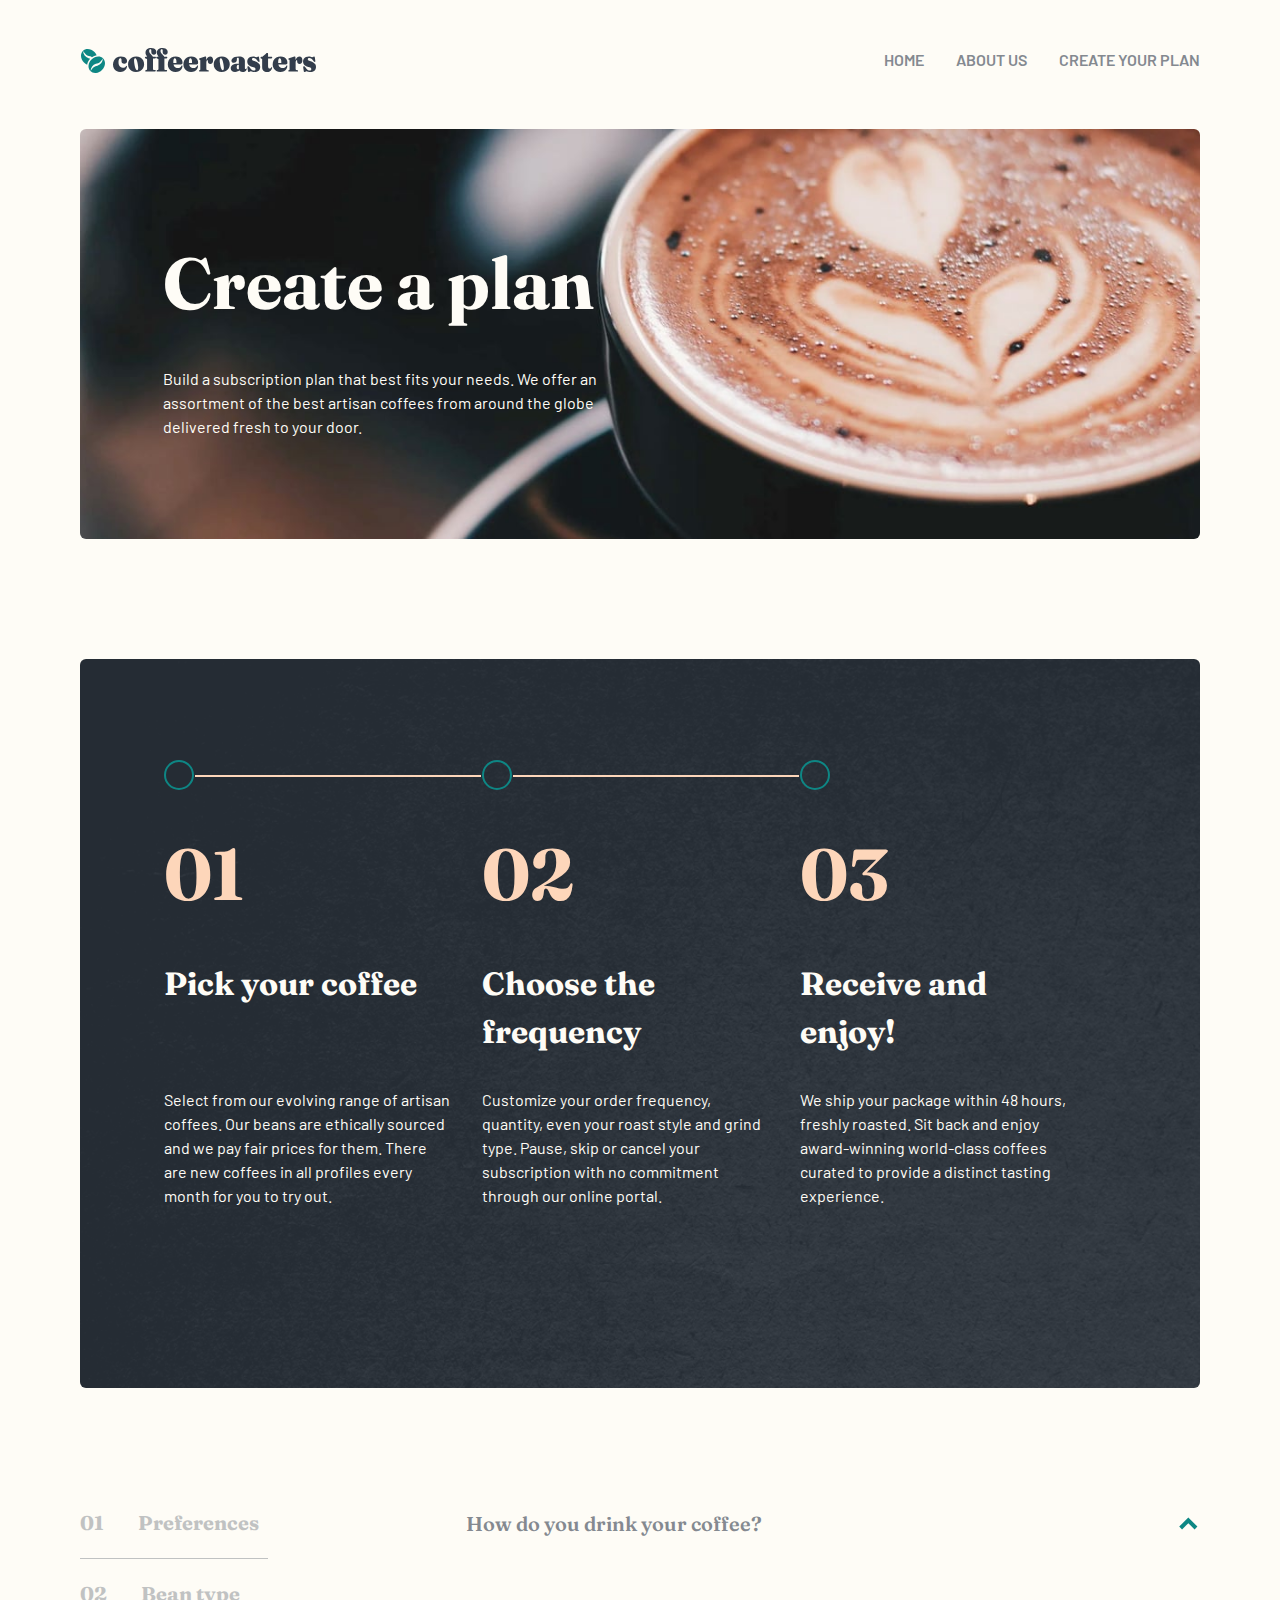
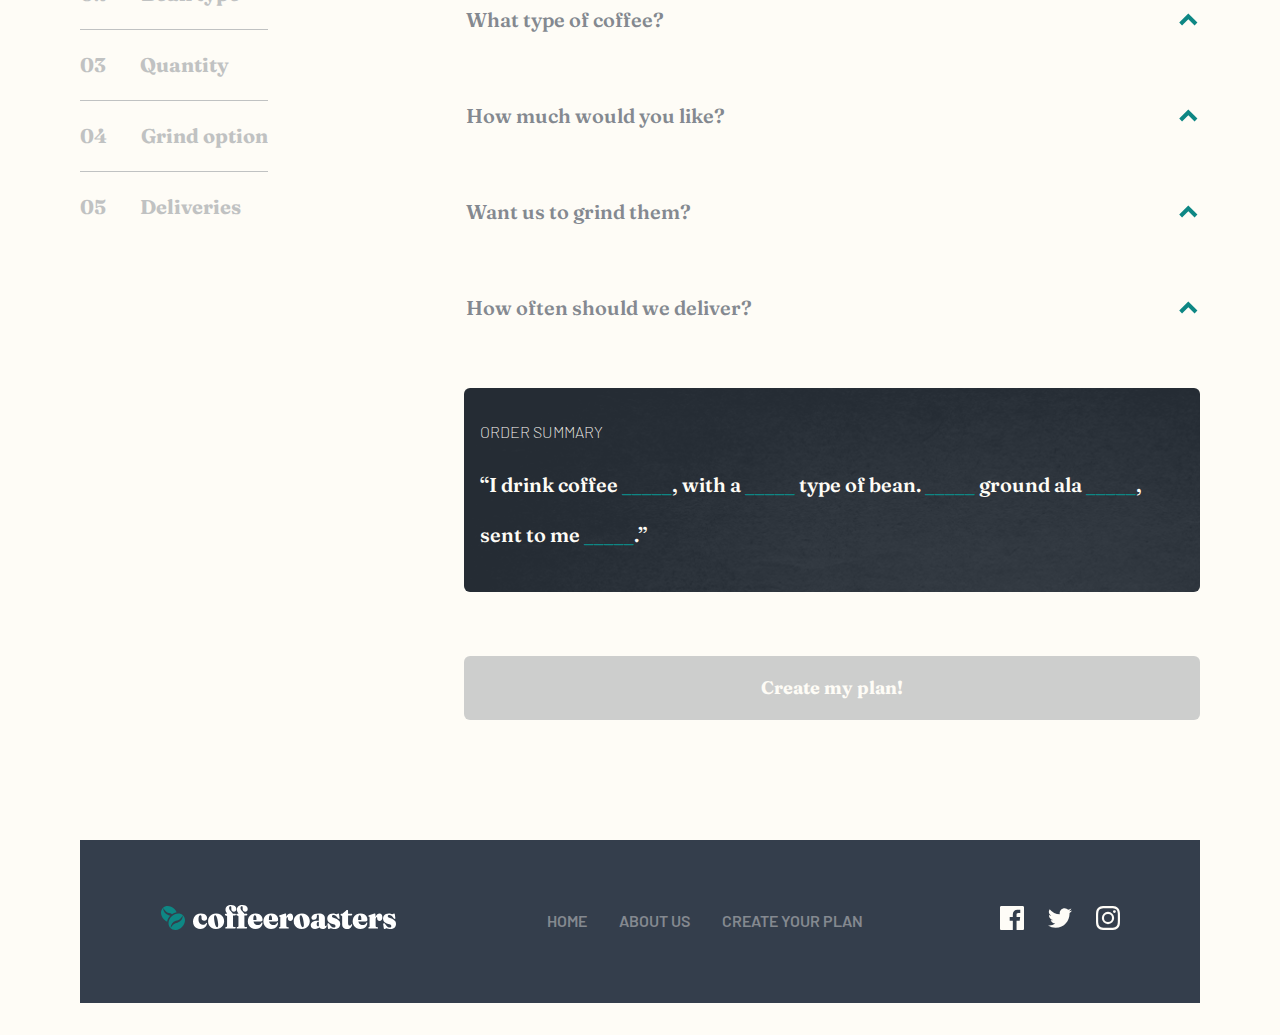
<file: plan.html>
<!DOCTYPE html>
<html lang="en">
<head>
  <meta charset="UTF-8">
  <meta name="viewport" content="width=device-width, initial-scale=1.0">

  <link rel="icon" type="image/png" sizes="32x32" href="assets/favicon-32x32.png">

  <link rel="preconnect" href="https://fonts.googleapis.com">
  <link rel="preconnect" href="https://fonts.gstatic.com" crossorigin>
  <link href="https://fonts.googleapis.com/css2?family=Barlow:ital,wght@0,100;0,200;0,300;0,400;0,500;0,600;0,700;0,800;0,900;1,100;1,200;1,300;1,400;1,500;1,600;1,700;1,800;1,900&family=Fraunces:ital,opsz,wght@0,9..144,100..900;1,9..144,100..900&display=swap" rel="stylesheet">

  <link rel="stylesheet" href="index.css">
  <link rel="stylesheet" href="plan.css">

  <script src="index.js" defer></script>
  
  <title>Frontend Mentor | Coffeeroasters subscription site</title>
</head>
<body>
  <header class="primary-header flex">
    <a href="index.html" class="logo"><img src="assets/shared/desktop/logo.svg" alt="Coffee Rosaters"></a>

    <button class="mobile-nav-toggle" aria-controls="primary-nav">
      <span class="sr-only" aria-expanded="false">Menu</span>
    </button>

    <nav class="primary-nav" id="primary-nav">
      <ul class="nav flex">
        <li><a href="index.html">Home</a></li>
        <li><a href="about.html">About Us</a></li>
        <li><a href="plan.html">Create Your Plan</a></li>
      </ul>
    </nav>
  </header>

  <main>
    <!-- banner -->
    <section class="plan-intro banner text-light grid">
      <h1 class="heading-primary">Create a plan</h1>
      <p class="fs-text">Build a subscription plan that best fits your needs. We offer an assortment of the best 
        artisan coffees from around the globe delivered fresh to your door.</p>
    </section>

    <!-- how it work -->
    <section class="steps-wrapper bg-step">
      <div class="how-it-work col-3">
        <ol class="numbered-items grid">
          <li class="text-light grid">
            <div class="circle"></div>
            <h2 class="heading-tertiary">Pick your coffee</h2>
            <p class="fs-text">Select from our evolving range of artisan coffees. Our beans are ethically sourced and we pay fair prices for them. There are new coffees in all profiles every month for you to try out.</p>
          </li>
          <li class="text-light grid">
            <div class="circle"></div>
            <h2 class="heading-tertiary">Choose the frequency</h2>
            <p class="fs-text">Customize your order frequency, quantity, even your roast style and grind type. Pause, skip or cancel your subscription with no commitment through our online portal.</p>
          </li>
          <li class="text-light grid">
            <div class="circle"></div>
            <h2 class="heading-tertiary"> Receive and enjoy!</h2>
            <p class="fs-text">We ship your package within 48 hours, freshly roasted. Sit back and enjoy award-winning world-class coffees curated to provide a distinct tasting experience.</p>
          </li>
        </ol>
      </div>
    </section>

    <!-- create plan -->
    <section class="plan-wrapper grid">
      <ol class="plan-list ff-sans-1" id="plan-list">
        <li><span class="numbered-items">01</span> Preferences</li>
        <li><span class="numbered-items">02</span> Bean type</li>
        <li><span class="numbered-items">03</span> Quantity</li>
        <li><span class="numbered-items">04</span> Grind option</li>
        <li><span class="numbered-items">05</span> Deliveries</li>
      </ol>

      <form action="" id="plan-form" class="plan-form grid">

        <!-- Plan - preferences -->
        <fieldset class="disclosure-wrapper grid">
          <legend>
            <button class="disclosure-btn flex" aria-control="preferences" aria-expanded="false">
              How do you drink your coffee?
              <img src="assets/plan/desktop/icon-arrow.svg" alt="" class="arrow">
            </button>
          </legend>

          <div class="disclosure-content grid" id="preferences">
            <div class="opts grid">
              <input type="radio" name="preferences" id="capsule" data-value="capsule" class="radio-btn">
              <label for="capsule" class="flex">
                <span class="ff-sans-1 opt-title">Capsule</span>
                <span class="ff-sans-2 opt-description">Compatible with Nespresso systems and similar brewers</span>
              </label>
            </div>

            <div class="opts grid">
              <input type="radio" name="preferences" id="filter" data-value="filter" class="radio-btn">
              <label for="filter" class="flex">
                <span class="ff-sans-1 opt-title">Filter</span>
                <span class="ff-sans-2 opt-description">For pour over or drip methods like Aeropress, Chemex, and V60</span>
              </label>
            </div>

            <div class="opts grid">
              <input type="radio" name="preferences" id="espresso" data-value="espresso" class="radio-btn">
              <label for="espresso" class="flex">
                <span class="ff-sans-1 opt-title">Espresso</span>
                <span class="ff-sans-2 opt-description">Dense and finely ground beans for an intense, flavorful experience</span>
              </label>
            </div>
          </div>
        </fieldset>

        <!-- Plan - bean type -->
        <fieldset class="disclosure-wrapper grid">
          <legend>
            <button class="disclosure-btn flex" aria-control="bean-types" aria-expanded="false">
              What type of coffee?
              <img src="assets/plan/desktop/icon-arrow.svg" alt="" class="arrow">
            </button>
          </legend>

          <div class="disclosure-content grid" id="bean-types">
            <div class="opts grid">
              <input type="radio" name="bean-types" id="origin" data-value="single-origin" class="radio-btn">
              <label for="origin" class="flex">
                <span class="ff-sans-1 opt-title">Single origin</span>
                <span class="ff-sans-2 opt-description">Distinct, high quality coffee from a specific family-owned farm</span>
              </label>
            </div>

            <div class="opts grid">
              <input type="radio" name="bean-types" id="decaf" data-value="decaf" class="radio-btn">
              <label for="deacf" class="flex">
                <span class="ff-sans-1 opt-title">Decaf</span>
                <span class="ff-sans-2 opt-description">Just like regular coffee, except the caffeine has been removed</span>
              </label>
            </div>

            <div class="opts grid">
              <input type="radio" name="bean-types" id="blended" data-value="blended" class="radio-btn">
              <label for="blended" class="flex">
                <span class="ff-sans-1 opt-title">Blended</span>
                <span class="ff-sans-2 opt-description">Combination of two or three dark roasted beans of organic coffees finely ground beans for an intense, flavorful experience</span>
              </label>
            </div>
          </div>
        </fieldset>

        <!-- Plan - quanity -->
        <fieldset class="disclosure-wrapper grid">
          <legend>
            <button class="disclosure-btn flex" aria-control="quantity" aria-expanded="false">
              How much would you like?
              <img src="assets/plan/desktop/icon-arrow.svg" alt="" class="arrow">
            </button>
          </legend>

          <div class="disclosure-content grid" id="quantity">
            <div class="opts grid">
              <input type="radio" name="quantity" id="250" data-value="250" class="radio-btn">
              <label for="250" class="flex">
                <span class="ff-sans-1 opt-title">250g</span>
                <span class="ff-sans-2 opt-description">Perfect for the solo drinker. Yields about 12 delicious cups.</span>
              </label>
            </div>

            <div class="opts grid">
              <input type="radio" name="quantity" id="500" data-value="500" class="radio-btn">
              <label for="500" class="flex">
                <span class="ff-sans-1 opt-title">500g</span>
                <span class="ff-sans-2 opt-description">Perfect option for a couple. Yields about 40 delectable cups.</span>
              </label>
            </div>

            <div class="opts grid">
              <input type="radio" name="quantity" id="1000" data-value="1000" class="radio-btn">
              <label for="1000" class="flex">
                <span class="ff-sans-1 opt-title">1000g</span>
                <span class="ff-sans-2 opt-description">Perfect for offices and events. Yields about 90 delightful cups.</span>
              </label>
            </div>
          </div>
        </fieldset>

        <!-- Plan - grind option -->
        <fieldset class="disclosure-wrapper grid">
          <legend>
            <button class="disclosure-btn flex" aria-control="grind-opt" aria-expanded="false">
              Want us to grind them?
              <img src="assets/plan/desktop/icon-arrow.svg" alt="" class="arrow">
            </button>
          </legend>

          <div class="disclosure-content grid" id="grind-opt">
            <div class="opts grid">
              <input type="radio" name="grind-opt" id="wholebean" data-value="wholebean" class="radio-btn">
              <label for="wholebean" class="flex">
                <span class="ff-sans-1 opt-title">Wholebean</span>
                <span class="ff-sans-2 opt-description">Best choice if you cherish the full sensory experience</span>
              </label>
            </div>

            <div class="opts grid">
              <input type="radio" name="grind-opt" id="filter-opt" data-value="filter" class="radio-btn">
              <label for="filter-opt" class="flex">
                <span class="ff-sans-1 opt-title">Filter</span>
                <span class="ff-sans-2 opt-description">For drip or pour-over coffee methods such as V60 or Aeropress</span>
              </label>
            </div>

            <div class="opts grid">
              <input type="radio" name="grind-opt" id="cafetiére" data-value="cafetiére" class="radio-btn">
              <label for="cafetiére" class="flex">
                <span class="ff-sans-1 opt-title">Cafetiére</span>
                <span class="ff-sans-2 opt-description">Course ground beans specially suited for french press coffee</span>
              </label>
            </div>
          </div>
        </fieldset>

        <!-- Plan - delivery -->
        <fieldset class="disclosure-wrapper grid">
          <legend>
            <button class="disclosure-btn flex" aria-control="delivery" aria-expanded="false">
              How often should we deliver?
              <img src="assets/plan/desktop/icon-arrow.svg" alt="" class="arrow">
            </button>
          </legend>

          <div class="disclosure-content grid" id="delivery">
            <div class="opts grid">
              <input type="radio" name="delivery" id="every-week" data-value="every-week" class="radio-btn">
              <label for="every-week" class="flex">
                <span class="ff-sans-1 opt-title">Every week</span>
                <span class="ff-sans-2 opt-description">$<span class="shipment-price">14.00</span> per shipment. Includes free first-class shipping.
                </span>
              </label>
            </div>

            <div class="opts grid">
              <input type="radio" name="delivery" id="every-2-week" data-value="every-2-week" class="radio-btn">
              <label for="every-2-week" class="flex">
                <span class="ff-sans-1 opt-title">Every 2 weeks</span>
                <span class="ff-sans-2 opt-description">$<span class="shipment-price">17.25</span> per shipment. Includes free priority shipping.</span>
              </label>
            </div>

            <div class="opts grid">
              <input type="radio" name="delivery" id="every-month" data-value="every-month" class="radio-btn">
              <label for="every-month" class="flex">
                <span class="ff-sans-1 opt-title">Every month</span>
                <span class="ff-sans-2 opt-description">$<span class="shipment-price">22.50</span> per shipment. Includes free priority shipping.</span>
              </label>
            </div>
          </div>
        </fieldset>

        <!-- Order summary -->
        <div class="summary-wrapper">
          <h1 class="ff-sans-2 fs-100 text-light">Order Summary</h1>
          <p class="summary-text ff-sans-1 text-light">
            “I drink coffee  <span class="text-dark-cyan" data-name="preferences">_____</span>, with a  <span class="text-dark-cyan" data-name="bean-types">_____</span> type of bean. <span class="text-dark-cyan" data-name="quantity">_____</span>  ground ala  <span class="text-dark-cyan" data-name="grind-opt">_____</span>, sent to me  <span class="text-dark-cyan" data-name="delivery">_____</span>.”
          </p>
        </div>

        <button class="btn" type="submit" aria-control="modal" disabled>Create my plan!</button>
      </form>

      <!-- Modal -->
      <dialog class="modal" id="modal">
        <h1 class="modal-heading ff-sans-1 text-light bg-dark-grey">Order Summary</h1>
        <div class="modal-content grid">
          <p class="summary-text ff-sans-1 text-grey">
            “I drink coffee  <span class="text-dark-cyan" data-name="preferences">_____</span>, with a  <span class="text-dark-cyan" data-name="bean-types">_____</span> type of bean. <span class="text-dark-cyan" data-name="quantity">_____</span>  ground ala  <span class="text-dark-cyan" data-name="grind-opt">_____</span>, sent to me  <span class="text-dark-cyan" data-name="delivery">_____</span>.”
          </p>
          <p class="ff-sans-2 fs-text text-dark-grey">
            Is this correct? You can proceed to checkout or go back to plan selection if something 
            is off. Subscription discount codes can also be redeemed at the checkout.
          </p>
  
          <button class="btn close-modal-btn mobile">Check out - $<span data-name="shipping-cost"></span>/ mo</button>

          <div class="check-out">
            <p class="ff-sans-1 fs-300 text-dark-grey">$<span data-name="shipping-cost"></span>/ mo</p>
            <button class="btn close-modal-btn">Check out</button>
          </div>
        </div>
      </dialog>
    </section>
  </main>

  <!-- footer -->
  <footer class="bg-dark-grey grid">
    <a href="index.html" class="logo" aria-label="Coffee Roasters">
      <svg width="237" height="27" xmlns="http://www.w3.org/2000/svg" focusable="false" aria-hidden="true"><g fill-rule="nonzero" fill="none"><path class="footer-logo"d="M40.237 24.95c1.304 0 2.444-.237 3.422-.71.978-.474 1.755-1.124 2.331-1.95.576-.827.907-1.78.994-2.86.011-.199-.019-.345-.09-.438a.374.374 0 00-.268-.157.623.623 0 00-.27.066c-.092.044-.22.143-.382.297-.294.562-.712.962-1.255 1.199-.544.237-1.217.355-2.021.355-.804 0-1.521-.21-2.152-.628-.63-.419-1.127-1.047-1.491-1.884-.364-.838-.546-1.874-.546-3.108 0-.86.079-1.581.236-2.165.158-.584.38-1.022.669-1.314.287-.292.61-.438.97-.438.358 0 .635.138.83.413.196.276.294.683.294 1.223v1.058c0 .893.23 1.595.693 2.108.461.512 1.138.768 2.029.768.87 0 1.556-.25 2.062-.752.505-.501.757-1.193.757-2.074 0-.838-.241-1.595-.725-2.273-.483-.678-1.184-1.215-2.102-1.612-.919-.396-2.046-.595-3.382-.595-1.565 0-2.934.35-4.108 1.05a7.38 7.38 0 00-2.746 2.86C33.33 14.594 33 15.963 33 17.495c0 1.587.315 2.934.945 4.041a6.4 6.4 0 002.584 2.537c1.092.584 2.328.876 3.708.876zm15.728-.033c1.619 0 3.04-.336 4.262-1.008 1.222-.672 2.179-1.584 2.869-2.735.69-1.152 1.034-2.455 1.034-3.91 0-1.531-.33-2.881-.994-4.05a7.107 7.107 0 00-2.77-2.743c-1.185-.661-2.57-.992-4.157-.992-1.597 0-3.01.342-4.237 1.025-1.228.683-2.19 1.606-2.885 2.769-.696 1.162-1.043 2.47-1.043 3.925 0 1.521.331 2.86.994 4.017a7.067 7.067 0 002.779 2.719c1.19.656 2.572.983 4.148.983zm1.239-1.719c-.337.066-.666-.082-.987-.446-.32-.364-.624-.975-.912-1.835-.288-.86-.563-1.989-.823-3.388-.25-1.4-.392-2.551-.424-3.455-.033-.903.032-1.586.195-2.05.163-.462.413-.732.75-.81.337-.065.666.084.986.447.32.364.628.975.921 1.835.294.86.57 1.989.831 3.388.261 1.4.405 2.554.432 3.463.027.91-.043 1.595-.212 2.058-.168.463-.42.727-.757.793zm17.781 1.422c.511 0 .766-.254.766-.76 0-.22-.06-.394-.179-.521-.12-.127-.304-.207-.554-.24l-1.402-.215a.589.589 0 01-.448-.297c-.092-.166-.138-.402-.138-.711V11.579h1.157c.608 0 1.054-.105 1.336-.315.283-.209.424-.479.424-.81 0-.22-.068-.382-.204-.487-.136-.105-.328-.157-.578-.157H72.75l-.015-.087a1.998 1.998 0 00-.264-.64l-.07-.108a8.286 8.286 0 00-.905-1.09 36.96 36.96 0 01-1.075-1.158 6.526 6.526 0 01-.905-1.297 3.138 3.138 0 01-.367-1.488c0-.518.104-.914.31-1.19.207-.275.51-.413.913-.413.315 0 .549.09.7.273.153.181.229.465.229.85v1.472c0 .837.239 1.51.717 2.016.478.507 1.108.76 1.89.76.707 0 1.286-.217 1.736-.652.451-.435.677-1.088.677-1.959 0-.738-.19-1.419-.57-2.041-.38-.623-.954-1.121-1.72-1.496S72.302 1 71.139 1c-1.804 0-3.195.433-4.173 1.298-.977.865-1.466 2.019-1.466 3.462 0 .606.081 1.116.244 1.53.163.412.348.768.554 1.065l.554.802c.123.178.199.363.23.556l.01.097h-1.43a.83.83 0 00-.508.145L65.1 10a.637.637 0 00-.203.488c0 .198.054.366.162.504.11.137.288.267.538.388l.946.314c.206.088.347.185.423.29a.643.643 0 01.115.388v9.554c0 .286-.05.507-.147.66a.73.73 0 01-.408.315l-.7.215a.978.978 0 00-.432.297.77.77 0 00-.139.48c0 .231.068.41.204.537.136.126.312.19.53.19h8.996zm11.377 0c.51 0 .766-.254.766-.76 0-.22-.06-.394-.18-.521-.119-.127-.304-.207-.554-.24l-1.401-.215a.589.589 0 01-.448-.297c-.093-.166-.139-.402-.139-.711V11.579h1.157c.609 0 1.054-.105 1.337-.315.282-.209.423-.479.423-.81 0-.22-.067-.382-.203-.487-.136-.105-.329-.157-.579-.157h-2.414l-.015-.087a1.998 1.998 0 00-.264-.64l-.07-.108a8.286 8.286 0 00-.904-1.09 36.96 36.96 0 01-1.076-1.158 6.526 6.526 0 01-.904-1.297 3.138 3.138 0 01-.367-1.488c0-.518.103-.914.31-1.19.206-.275.51-.413.912-.413.315 0 .55.09.701.273.152.181.228.465.228.85v1.472c0 .837.24 1.51.718 2.016.478.507 1.108.76 1.89.76.706 0 1.285-.217 1.736-.652.45-.435.676-1.088.676-1.959 0-.738-.19-1.419-.57-2.041-.38-.623-.954-1.121-1.72-1.496S83.678 1 82.515 1c-1.803 0-3.194.433-4.172 1.298-.978.865-1.467 2.019-1.467 3.462 0 .606.082 1.116.245 1.53.163.412.347.768.554 1.065l.554.802c.122.178.198.363.229.556l.011.097h-1.43a.83.83 0 00-.509.145l-.053.045a.637.637 0 00-.204.488c0 .198.054.366.163.504.109.137.288.267.538.388l.945.314c.207.088.348.185.424.29a.643.643 0 01.114.388v9.554c0 .286-.049.507-.147.66a.73.73 0 01-.407.315l-.701.215a.978.978 0 00-.432.297.77.77 0 00-.138.48c0 .231.067.41.203.537.136.126.313.19.53.19h8.997zm9.11.33c1.38 0 2.598-.27 3.652-.81 1.054-.54 1.874-1.258 2.46-2.157.588-.898.881-1.887.881-2.966 0-.21-.038-.359-.114-.447a.353.353 0 00-.277-.132.64.64 0 00-.27.074c-.102.05-.22.146-.35.29-.228.705-.676 1.256-1.344 1.653-.668.396-1.437.595-2.306.595-1.359 0-2.445-.466-3.26-1.397-.478-.546-.816-1.273-1.013-2.18l-.016-.076h7.45c.472 0 .841-.125 1.11-.374l.064-.064c.272-.292.407-.692.407-1.199 0-1.168-.274-2.228-.823-3.181-.548-.954-1.333-1.708-2.355-2.265-1.021-.556-2.238-.835-3.65-.835-1.663 0-3.087.33-4.271.992a6.684 6.684 0 00-2.714 2.769c-.624 1.184-.937 2.564-.937 4.14 0 1.499.323 2.818.97 3.959A6.821 6.821 0 0091.463 24c1.152.634 2.489.95 4.01.95zm-2.127-8.878a12.966 12.966 0 01-.024-.791c0-1.036.076-1.851.229-2.446.152-.595.347-1.017.586-1.265.24-.248.506-.372.799-.372.38 0 .736.325 1.068.976.33.65.497 1.73.497 3.24 0 .462-.207.693-.62.693h-2.533l-.002-.035zm17.71 8.878c1.38 0 2.596-.27 3.65-.81 1.054-.54 1.875-1.258 2.461-2.157.587-.898.88-1.887.88-2.966 0-.21-.038-.359-.114-.447a.353.353 0 00-.277-.132.64.64 0 00-.269.074c-.103.05-.22.146-.35.29-.228.705-.676 1.256-1.345 1.653-.668.396-1.437.595-2.306.595-1.358 0-2.445-.466-3.26-1.397-.477-.546-.815-1.273-1.013-2.18l-.016-.076h7.451c.471 0 .841-.125 1.109-.374l.065-.064c.271-.292.407-.692.407-1.199 0-1.168-.274-2.228-.823-3.181-.549-.954-1.334-1.708-2.355-2.265-1.022-.556-2.239-.835-3.651-.835-1.663 0-3.086.33-4.27.992a6.684 6.684 0 00-2.714 2.769c-.625 1.184-.937 2.564-.937 4.14 0 1.499.323 2.818.97 3.959A6.821 6.821 0 00107.044 24c1.152.634 2.488.95 4.01.95zm-2.129-8.878a12.966 12.966 0 01-.023-.791c0-1.036.076-1.851.228-2.446.152-.595.348-1.017.587-1.265s.505-.372.798-.372c.38 0 .737.325 1.068.976.331.65.497 1.73.497 3.24 0 .462-.206.693-.62.693h-2.533l-.002-.035zm19.079 8.548c.26 0 .46-.069.595-.207a.732.732 0 00.204-.537.82.82 0 00-.147-.488c-.098-.137-.26-.223-.489-.256l-1.222-.248a.647.647 0 01-.457-.339c-.098-.181-.146-.427-.146-.735v-5.818c0-.65.038-1.185.114-1.604.076-.418.187-.73.334-.933.146-.204.318-.306.513-.306.196 0 .337.071.424.215.087.143.136.341.147.595l.016.66c.022.75.225 1.329.611 1.736.386.408.98.612 1.785.612.826 0 1.5-.298 2.02-.893.522-.595.783-1.526.783-2.793 0-1.278-.25-2.231-.75-2.86-.5-.628-1.217-.942-2.151-.942-.771 0-1.483.24-2.135.72-.652.479-1.176 1.211-1.573 2.198a6.529 6.529 0 00-.182.515l-.028.094-.124-2.568c-.029-.304-.082-.525-.158-.663l-.03-.048c-.092-.132-.23-.198-.415-.198-.13 0-.288.022-.473.066a4.95 4.95 0 00-.684.231l-4.63 1.34c-.26.098-.445.217-.553.355a.74.74 0 00-.163.47.64.64 0 00.106.38c.07.1.182.194.334.282l.424.05a.618.618 0 01.301.272c.06.116.09.306.09.57v8.397c0 .33-.027.568-.082.71a.552.552 0 01-.293.315l-.375.149c-.141.099-.253.206-.334.322a.743.743 0 00-.122.438c0 .231.068.413.203.545.136.133.324.199.563.199h8.149zm13.626.297c1.619 0 3.04-.336 4.262-1.008 1.222-.672 2.178-1.584 2.868-2.735.69-1.152 1.035-2.455 1.035-3.91 0-1.531-.331-2.881-.994-4.05a7.107 7.107 0 00-2.77-2.743c-1.185-.661-2.57-.992-4.157-.992-1.597 0-3.01.342-4.238 1.025-1.227.683-2.189 1.606-2.884 2.769-.696 1.162-1.043 2.47-1.043 3.925 0 1.521.33 2.86.994 4.017a7.067 7.067 0 002.779 2.719c1.19.656 2.572.983 4.148.983zm1.238-1.719c-.336.066-.665-.082-.986-.446-.32-.364-.624-.975-.912-1.835-.288-.86-.563-1.989-.824-3.388-.25-1.4-.39-2.551-.423-3.455-.033-.903.032-1.586.195-2.05.163-.462.413-.732.75-.81.337-.065.666.084.986.447.32.364.628.975.921 1.835.293.86.57 1.989.831 3.388.261 1.4.405 2.554.432 3.463.027.91-.043 1.595-.212 2.058-.168.463-.42.727-.758.793zm19.852 1.752c.913 0 1.663-.168 2.25-.504.586-.336 1.023-.735 1.311-1.198.288-.463.432-.887.432-1.273a.751.751 0 00-.106-.413.324.324 0 00-.285-.165.32.32 0 00-.147.033.325.325 0 00-.114.099c-.054.198-.138.336-.252.413a.643.643 0 01-.367.116c-.185 0-.323-.064-.416-.19-.092-.127-.138-.295-.138-.504v-7.306c0-1.455-.492-2.581-1.475-3.38-.984-.8-2.524-1.199-4.62-1.199-1.63 0-2.992.204-4.084.612-1.092.408-1.912.928-2.46 1.562-.55.634-.824 1.28-.824 1.942 0 .705.204 1.242.611 1.612.408.369.997.553 1.769.553.945 0 1.69-.256 2.233-.768.543-.513.815-1.177.815-1.992v-1.256c0-.309.095-.548.285-.72.19-.17.426-.255.709-.255.304 0 .546.113.725.338.18.226.27.532.27.918l-.001 4.818-.087-.019a5.455 5.455 0 00-.91-.087l-.176-.001c-2.337 0-4.078.396-5.224 1.19-1.146.793-1.72 1.9-1.72 3.322 0 1.08.394 1.967 1.182 2.661.788.694 1.834 1.041 3.137 1.041.978 0 1.891-.2 2.739-.603.635-.302 1.152-.698 1.55-1.188l.022-.03.024.075c.125.357.354.677.688.96l.103.084c.603.468 1.454.702 2.551.702zm-4.563-2.578c-.435 0-.786-.18-1.052-.537-.266-.358-.4-.907-.4-1.645 0-.771.129-1.355.384-1.752s.595-.595 1.019-.595c.25 0 .467.025.652.074l.08.025v4.242l-.052.03c-.174.09-.353.142-.538.155l-.093.003zM174.212 25c1.934 0 3.417-.446 4.45-1.339 1.032-.892 1.548-2.11 1.548-3.653 0-.936-.174-1.757-.522-2.463-.348-.705-.956-1.33-1.825-1.876-.87-.545-2.092-1.06-3.668-1.545-.586-.187-1.04-.377-1.36-.57-.321-.193-.541-.4-.66-.62-.12-.22-.18-.457-.18-.71 0-.376.136-.679.408-.91.271-.231.673-.347 1.206-.347.739 0 1.437.248 2.094.744.657.496 1.383 1.344 2.176 2.545.206.254.413.438.62.554.206.116.401.151.586.107a.574.574 0 00.424-.454c.054-.237.043-.576-.033-1.017l-.424-3.041c-.043-.32-.125-.545-.244-.678a.607.607 0 00-.473-.198c-.174 0-.39.06-.652.182-.26.121-.519.245-.774.372-.255.126-.448.19-.578.19-.12 0-.297-.066-.53-.199-.234-.132-.562-.264-.986-.396-.424-.133-.973-.199-1.646-.199-1.12 0-2.127.204-3.024.612-.896.408-1.603.989-2.119 1.744-.516.755-.774 1.655-.774 2.702 0 .926.193 1.736.579 2.43.386.694.975 1.29 1.768 1.785.793.496 1.793.898 3 1.207.781.209 1.382.421 1.8.636.418.215.706.45.864.703.158.253.236.534.236.842 0 .408-.136.744-.407 1.009-.272.264-.685.396-1.239.396a3.417 3.417 0 01-1.491-.338c-.473-.226-.96-.615-1.459-1.166-.5-.55-1.06-1.305-1.679-2.264-.184-.254-.394-.43-.627-.53a.84.84 0 00-.71.017c-.227.089-.374.276-.44.562-.064.287-.048.64.05 1.058l.505 3.29c.076.33.185.55.326.66.141.11.293.166.456.166.185 0 .41-.06.677-.182l.798-.363c.267-.122.481-.182.644-.182.163 0 .378.06.644.182a7.51 7.51 0 001.043.363c.43.121.97.182 1.622.182zm12.908-.05c.978 0 1.826-.19 2.543-.57a4.366 4.366 0 001.703-1.587c.418-.677.666-1.462.742-2.355.01-.253-.025-.421-.106-.504a.242.242 0 00-.286-.058c-.13.198-.266.397-.407.595-.141.198-.29.377-.448.537-.158.16-.334.29-.53.389-.195.099-.407.148-.636.148-.532 0-.937-.198-1.214-.595-.277-.396-.415-1.008-.415-1.834v-7.537h2.444c.555 0 .97-.096 1.244-.286l.06-.045c.272-.22.408-.485.408-.793 0-.22-.065-.383-.196-.488-.13-.105-.315-.157-.554-.157h-3.407V6.85c0-.294-.055-.518-.167-.672l-.044-.055c-.142-.154-.337-.231-.587-.231a1.21 1.21 0 00-.652.206 2.83 2.83 0 00-.652.603l-3.015 2.53c-.185.23-.332.385-.44.462a.541.541 0 01-.31.116h-.799a.861.861 0 00-.603.223.738.738 0 00-.244.57c0 .188.027.345.081.471.055.127.174.235.359.323l.766.248c.174.077.283.176.326.297.043.121.065.298.065.53v7.47c0 1.73.416 2.997 1.247 3.802.831.804 2.073 1.206 3.724 1.206zm13.218 0c1.38 0 2.597-.27 3.651-.81 1.054-.54 1.875-1.258 2.462-2.157.586-.898.88-1.887.88-2.966 0-.21-.038-.359-.114-.447a.353.353 0 00-.278-.132.64.64 0 00-.268.074c-.104.05-.22.146-.35.29-.23.705-.677 1.256-1.346 1.653-.668.396-1.437.595-2.306.595-1.358 0-2.445-.466-3.26-1.397-.477-.546-.815-1.273-1.013-2.18l-.016-.076h7.451c.472 0 .841-.125 1.109-.374l.065-.064c.271-.292.407-.692.407-1.199 0-1.168-.274-2.228-.823-3.181-.549-.954-1.334-1.708-2.355-2.265-1.022-.556-2.238-.835-3.651-.835-1.662 0-3.086.33-4.27.992a6.684 6.684 0 00-2.714 2.769c-.625 1.184-.937 2.564-.937 4.14 0 1.499.323 2.818.97 3.959A6.821 6.821 0 00196.329 24c1.152.634 2.488.95 4.01.95zm-2.128-8.878a12.966 12.966 0 01-.023-.791c0-1.036.076-1.851.228-2.446.152-.595.348-1.017.587-1.265.24-.248.505-.372.799-.372.38 0 .736.325 1.067.976.332.65.497 1.73.497 3.24 0 .462-.206.693-.619.693h-2.534l-.002-.035zm19.08 8.548c.26 0 .458-.069.594-.207a.732.732 0 00.204-.537.82.82 0 00-.147-.488c-.098-.137-.26-.223-.489-.256l-1.222-.248a.647.647 0 01-.457-.339c-.097-.181-.146-.427-.146-.735v-5.818c0-.65.038-1.185.114-1.604.076-.418.187-.73.334-.933.147-.204.318-.306.513-.306.196 0 .337.071.424.215.087.143.136.341.147.595l.016.66c.022.75.225 1.329.611 1.736.386.408.98.612 1.785.612.826 0 1.5-.298 2.021-.893.522-.595.782-1.526.782-2.793 0-1.278-.25-2.231-.75-2.86-.5-.628-1.216-.942-2.15-.942-.772 0-1.484.24-2.136.72-.652.479-1.176 1.211-1.573 2.198a6.529 6.529 0 00-.182.515l-.028.095-.124-2.569c-.029-.304-.081-.525-.158-.663l-.03-.048c-.092-.132-.23-.198-.415-.198-.13 0-.288.022-.473.066a4.95 4.95 0 00-.684.231l-4.629 1.34c-.26.098-.446.217-.554.355a.74.74 0 00-.163.47.64.64 0 00.106.38c.07.1.182.194.334.282l.424.05a.618.618 0 01.301.272c.06.116.09.306.09.57v8.397c0 .33-.027.568-.082.71a.552.552 0 01-.293.315l-.375.149c-.141.099-.253.206-.334.322a.743.743 0 00-.122.438c0 .231.068.413.203.545.136.133.324.199.563.199h8.15zm12.712.38c1.934 0 3.417-.446 4.45-1.339 1.032-.892 1.548-2.11 1.548-3.653 0-.936-.174-1.757-.522-2.463-.347-.705-.956-1.33-1.825-1.876-.87-.545-2.092-1.06-3.667-1.545-.587-.187-1.04-.377-1.361-.57-.32-.193-.54-.4-.66-.62-.12-.22-.18-.457-.18-.71 0-.376.136-.679.408-.91.272-.231.674-.347 1.206-.347.739 0 1.437.248 2.094.744.658.496 1.383 1.344 2.176 2.545.207.254.413.438.62.554.206.116.402.151.586.107a.574.574 0 00.424-.454c.054-.237.044-.576-.032-1.017l-.424-3.041c-.044-.32-.125-.545-.245-.678a.607.607 0 00-.472-.198c-.174 0-.392.06-.652.182-.261.121-.52.245-.774.372-.256.126-.449.19-.58.19-.119 0-.295-.066-.529-.199-.233-.132-.562-.264-.986-.396-.424-.133-.972-.199-1.646-.199-1.12 0-2.127.204-3.023.612-.897.408-1.603.989-2.12 1.744-.515.755-.773 1.655-.773 2.702 0 .926.192 1.736.578 2.43.386.694.975 1.29 1.769 1.785.793.496 1.792.898 2.999 1.207.782.209 1.382.421 1.8.636.419.215.707.45.864.703.158.253.237.534.237.842 0 .408-.136.744-.408 1.009-.271.264-.684.396-1.238.396a3.417 3.417 0 01-1.492-.338c-.472-.226-.959-.615-1.459-1.166-.5-.55-1.059-1.305-1.678-2.264-.185-.254-.394-.43-.628-.53a.84.84 0 00-.709.017c-.228.089-.375.276-.44.562-.065.287-.049.64.049 1.058l.505 3.29c.076.33.185.55.326.66.142.11.294.166.457.166.184 0 .41-.06.676-.182l.799-.363c.266-.122.48-.182.643-.182.163 0 .378.06.644.182a7.51 7.51 0 001.043.363c.43.121.97.182 1.622.182z" fill="#333D4B"/><path d="M23.123 11.378c2.89 2.89 2.387 8.1-1.126 11.613-1.688 1.687-3.813 2.74-5.987 2.965-.29.029-.576.044-.856.044-1.87 0-3.539-.656-4.769-1.886-1.416-1.414-2.07-3.412-1.839-5.625.224-2.173 1.277-4.299 2.964-5.986 3.515-3.512 8.724-4.019 11.613-1.125zm-.18.18c-.961 1.16-1.67 2.482-2.851 3.453-1.257 1.033-2.64 1.41-4.161 1.85-3.338.97-4.988 3.791-5.369 7.075 1.043-1.253 1.808-2.657 3.125-3.663 1.152-.88 2.398-1.227 3.754-1.598 3.411-.936 5.105-3.781 5.502-7.117zM14.49 5.003a10.573 10.573 0 012.165 3.151c-1.68.29-3.308.992-4.75 2.046a7.17 7.17 0 00-1.837-.84c-1.519-.44-2.903-.816-4.16-1.85-1.18-.971-1.889-2.296-2.852-3.454.396 3.336 2.091 6.182 5.502 7.118.576.157 1.128.32 1.666.511-1.626 1.713-2.696 3.8-3.07 5.97A10.607 10.607 0 014 15.491C.492 11.978-.014 6.768 2.877 3.878 5.766.986 10.975 1.49 14.489 5.003z" fill="#0E8784"/></g></svg></a>

    <ul class="footer-nav nav flex" id="footer-nav">
      <li><a href="index.html">Home</a></li>
      <li><a href="about.html">About Us</a></li>
      <li><a href="plan.html">Create Your Plan</a></li>
    </ul>

    <ul class="social-links flex">
      <li>
        <a href="#" aria-label="Facebook">
          <svg xmlns="http://www.w3.org/2000/svg" focusable="false" aria-hidden="true" width="24" height="24"><path class="icon" fill="#FEFCF7" d="M22.675 0H1.325C.593 0 0 .593 0 1.325v21.351C0 23.407.593 24 1.325 24H12.82v-9.294H9.692v-3.622h3.128V8.413c0-3.1 1.893-4.788 4.659-4.788 1.325 0 2.463.099 2.795.143v3.24l-1.918.001c-1.504 0-1.795.715-1.795 1.763v2.313h3.587l-.467 3.622h-3.12V24h6.116c.73 0 1.323-.593 1.323-1.325V1.325C24 .593 23.407 0 22.675 0z"/></svg>
        </a>
      </li>
      <li>
        <a href="#" aria-label="Twitter">
          <svg xmlns="http://www.w3.org/2000/svg" focusable="false" aria-hidden="true" width="24" height="20"><path class="icon" fill="#FEFCF7" d="M24 2.557a9.83 9.83 0 01-2.828.775A4.932 4.932 0 0023.337.608a9.864 9.864 0 01-3.127 1.195A4.916 4.916 0 0016.616.248c-3.179 0-5.515 2.966-4.797 6.045A13.978 13.978 0 011.671 1.149a4.93 4.93 0 001.523 6.574 4.903 4.903 0 01-2.229-.616c-.054 2.281 1.581 4.415 3.949 4.89a4.935 4.935 0 01-2.224.084 4.928 4.928 0 004.6 3.419A9.9 9.9 0 010 17.54a13.94 13.94 0 007.548 2.212c9.142 0 14.307-7.721 13.995-14.646A10.025 10.025 0 0024 2.557z"/></svg>
        </a>
      </li>
      <li>
        <a href="#" aria-label="Instagram">
          <svg xmlns="http://www.w3.org/2000/svg" focusable="false" aria-hidden="true" width="24" height="24"><path class="icon" fill="#FEFCF7" d="M12 2.163c3.204 0 3.584.012 4.85.07 3.252.148 4.771 1.691 4.919 4.919.058 1.265.069 1.645.069 4.849 0 3.205-.012 3.584-.069 4.849-.149 3.225-1.664 4.771-4.919 4.919-1.266.058-1.644.07-4.85.07-3.204 0-3.584-.012-4.849-.07-3.26-.149-4.771-1.699-4.919-4.92-.058-1.265-.07-1.644-.07-4.849 0-3.204.013-3.583.07-4.849.149-3.227 1.664-4.771 4.919-4.919 1.266-.057 1.645-.069 4.849-.069zM12 0C8.741 0 8.333.014 7.053.072 2.695.272.273 2.69.073 7.052.014 8.333 0 8.741 0 12c0 3.259.014 3.668.072 4.948.2 4.358 2.618 6.78 6.98 6.98C8.333 23.986 8.741 24 12 24c3.259 0 3.668-.014 4.948-.072 4.354-.2 6.782-2.618 6.979-6.98.059-1.28.073-1.689.073-4.948 0-3.259-.014-3.667-.072-4.947-.196-4.354-2.617-6.78-6.979-6.98C15.668.014 15.259 0 12 0zm0 5.838a6.162 6.162 0 100 12.324 6.162 6.162 0 000-12.324zM12 16a4 4 0 110-8 4 4 0 010 8zm6.406-11.845a1.44 1.44 0 100 2.881 1.44 1.44 0 000-2.881z"/></svg>
        </a>
      </li>
    </ul>
  </footer>
</body>

</html>
</file>
<file: index.css>
/* ------------------- */
/* Custom properties   */
/* ------------------- */

:root {
  /* colors */
  --clr-dark-cyan: 179 81% 29%;
  --clr-cyan: 179 55% 61%;
  --clr-dark-grey-blue: 215 19% 25%;
  --clr-pale: 25 94% 86%;
  --clr-light-cream: 43 78% 98%;
  --clr-grey: 215 5% 54%;

  /* font-sizes */
  --fs-normal: .75rem;
  --fs-100: 1rem;
  --fs-200: 1.75rem;
  --fs-300: 2rem;
  --fs-400: 2.5rem;
  --fs-500: 3rem;
  --fs-700: 4.5rem;

  /* font-families */
  --ff-sans-1: "Fraunces", sans-serif;
  --ff-sans-2: "Barlow", sans-serif;
}

/* ------------------- */
/* Reset               */
/* ------------------- */

/* https://piccalil.li/blog/a-modern-css-reset */

/* Box sizing rules */
*,
*::before,
*::after {
  box-sizing: border-box;
}

/* Remove default margin */
body,
h1,
h2,
h3,
h4,
p,
figure,
blockquote,
dl,
dd {
  margin: 0;
  padding: 0;
}

/* Remove list styles on ul, ol elements with a list role, which suggests default styling will be removed */
ul[role='list'],
ol[role='list'] {
  list-style: none;
}

/* Set core root defaults */
html:focus-within {
  scroll-behavior: smooth;
}

/* Set core body defaults */
body {
  min-height: 100vh;
  text-rendering: optimizeSpeed;
  line-height: 1.5;
}

/* A elements that don't have a class get default styles */
a:not([class]) {
  text-decoration-skip-ink: auto;
}

/* Make images easier to work with */
img,
picture {
  max-width: 100%;
  display: block;
}

/* Inherit fonts for inputs and buttons */
input,
button,
textarea,
select {
  font: inherit;
}

/* Remove all animations, transitions and smooth scroll for people that prefer not to see them */
@media (prefers-reduced-motion: reduce) {
  html:focus-within {
   scroll-behavior: auto;
  }
  
  *,
  *::before,
  *::after {
    animation-duration: 0.01ms !important;
    animation-iteration-count: 1 !important;
    transition-duration: 0.01ms !important;
    scroll-behavior: auto !important;
  }
}

/* ------------------- */
/* Utility             */
/* ------------------- */

/* general */

body {
  padding: 2rem 1rem;
  background-color: hsl(var(--clr-light-cream));
}

@media (min-width: 60rem) {
  body {
    padding-inline: 5rem; 
  }
}

main {
  width: 100%;
}

.flex {
  display: flex;
  gap: var(--gap, 1rem);
}

.grid {
  display: grid;
  gap: var(--gap, 1rem);
}

.sr-only {
  display: none;
  position: absolute; 
  width: 1px;
  height: 1px;
  padding: 0;
  margin: -1px; 
  overflow: hidden;
  clip: rect(0, 0, 0, 0);
  white-space: nowrap; /* added line */
  border: 0;
}

a {
  text-decoration: none;
}

.text-center {
  text-align: center;
}

.deco-img {
  justify-self: center;
}

@media (min-width: 35rem) {
  .item {
    --gap: 3.125rem;
    text-align: left;
    align-items: center;
  }
}

@media (min-width: 60rem) {
  .item {
    --gap: 1rem;
    text-align: center;
    grid-column: span 1;
    grid-template-rows: 10rem 1fr;
    place-content: center;
  }

  .content {
    display: grid;
    grid-template-rows: 5rem 1fr;
    align-items: center;
  }
}

/* colors */

.bg-dark-cyan { background-color: hsl( var(--clr-dark-cyan) );}
.bg-dark-grey { background-color: hsl( var(--clr-dark-grey-blue) );}
.bg-pale { background-color: hsl( var(--clr-pale) );}
.bg-light { background-color: hsl( var(--clr-light-cream) );}
.bg-grey { background-color: hsl( var(--clr-grey) );}

.text-dark-cyan { color: hsl( var(--clr-dark-cyan) );}
.text-dark-grey { color: hsl( var(--clr-dark-grey-blue) );}
.text-pale { color: hsl( var(--clr-pale) );}
.text-light { color: hsl( var(--clr-light-cream) );}
.text-grey { color: hsl( var(--clr-grey) );}

/* typhography */

h1, h2, .ff-sans-1 { font-family: var(--ff-sans-1);}
p, .ff-sans-2, address { font-family: var(--ff-sans-2);}

.fs-normal { font-size: var(--fs-normal);}
.fs-100 { font-size: var(--fs-100);}
.fs-200 { font-size: var(--fs-200);}
.fs-300 { font-size: var(--fs-300); }
.fs-400 { font-size: var(--fs-400);}
.fs-500 { font-size: var(--fs-500); }
.fs-600 { font-size: var(--fs-600); }
.fs-700 {
  font-size: var(--fs-700);
  text-transform: lowercase;
}
.fs-text { font-size: var(--fs-normal); }  
.heading-primary { font-size: var(--fs-400);}
.heading-secondary { font-size: var(--fs-200);}
.heading-tertiary { font-size: var(--fs-200); }

@media (min-width: 35rem) {
  .heading-primary {
    font-size: var(--fs-500);
  }
  .heading-secondary { font-size: var(--fs-300);}
}

@media (min-width: 50rem) {
  .heading-primary { font-size: var(--fs-700);} 
  .heading-secondary { font-size: var(--fs-400);}
  .heading-tertiary { font-size: var(--fs-300); }
  .fs-text { font-size: var(--fs-100); }     
}

/* ------------------- */
/* Components          */
/* ------------------- */

.btn {
  padding: .875rem 2rem;
  border-radius: 6px;
  font-family: var(--ff-sans-1);
  font-size: 1.125rem;
  font-weight: 700;
  line-height: 2;
  color: hsl(var(--clr-light-cream) );
  background-color: hsl( var(--clr-dark-cyan) );
}

.btn:hover {
  background-color: hsl( var(--clr-cyan) );
  cursor: pointer;
}

.opt {
  padding: 2rem;
  border-radius: 6px;
  color: hsl( var(--clr-dark-grey-blue) );
}

.opt:hover {
  background-color: hsl( var(--pale) );
  cursor: pointer;
}

.opt:active {
  background-color: hsl( var(--clr-dark-grey-blue) );
  color: hsl( var(--clr-light-cream) );
}

.nav {
  --gap: 2rem;
  list-style: none;
  padding-inline-start: 0;
}

.nav a {
  font-family: var(--ff-sans-2);
  font-size: var(--fs-100);
  color: hsl(var(--clr-grey));
  font-weight: 600;
  text-transform: uppercase;
}

.col-3 {
  text-align: center;
}

.col-3 h1 {
  margin-bottom: 2.8rem;
}

.numbered-items {
  --gap: 3rem;
  padding-inline-start: 0;
  margin-bottom: 5rem;
  counter-reset: count;
}

@media (min-width: 35rem) {
  .col-3 {
    text-align: left;
  }

  .numbered-items {
    --gap: 2rem;
    grid-template-columns: repeat(3, 1fr);
    grid-template-rows: auto;
  }

  .numbered-items li {
    grid-template-rows: subgrid;
    grid-row: span 3;
    padding-top: 2.8rem;
  }
}

.banner {
  --gap: 1.875rem; 
  text-align: center;
  justify-items: center;
  align-items: center;
  padding: 6.25rem 1.375rem;
  
  background-repeat: no-repeat;
  background-size: cover;
  background-position: center;
  border-radius: 6px;
}

@media (min-width: 35rem) {
  .banner {
    text-align: left;
    justify-items: start;
    grid-template-columns: 2fr 1fr;
  }

  .banner > * {
    grid-column: 1/2;
  }
}

@media (min-width: 60rem) {
  .banner {
    padding-inline-start: 5.18rem;
  }

  .banner p {
    padding-inline-end: 10rem;
  }
}

/* ------------------- */
/* Layout              */
/* ------------------- */

/* header */

.primary-header {
  justify-content: space-between;
  align-items: center;
  margin-bottom: 2.5rem;
}

.mobile-nav-toggle {
  display: none;
}

/* navigation */

.primary-nav a:hover {
  color:hsl( var(--clr-dark-grey-blue) );
}

@media (max-width: 35rem) {
  .primary-nav {
    display: none;
    position: fixed;
    inset: 3.8rem 1rem 0 1rem;
    background: hsl(var(--clr-light-cream) / .9);
    backdrop-filter: blur(.1rem);
    padding-top: 2rem;
  }

  .primary-nav[data-visible] {
    display: block;
  }

  .primary-nav > ul {
    display: grid;
    text-align: center;
    gap: 2rem;
  }

  .primary-nav a {
    font-family: var(--ff-sans-1);
    color: hsl( var(--clr-dark-grey-blue));
    font-size: 1.125rem;;
  }

  .mobile-nav-toggle {
    display: block;
    width: 1rem;
    aspect-ratio: 1;
    border: 0;
    background-color: transparent;
    background-image: url('assets/shared/mobile/icon-hamburger.svg');
    background-repeat: no-repeat;
    background-position: center;
  }

  .mobile-nav-toggle[aria-expanded="true"] {
    background-image: url('assets/shared/mobile/icon-close.svg');
  }
}

/* main */
section {
  margin-bottom: 7.5rem;
}

/* banner */

.intro-wrapper {
  background-image: url("assets/home/mobile/image-hero-coffeepress.jpg");
}

@media (min-width: 35rem) {
  .intro-wrapper {
    background-image: url("assets/home/tablet/image-hero-coffeepress.jpg");
  }
}

@media (min-width: 60rem) {
  .intro-wrapper {
    background-image: url("assets/home/desktop/image-hero-coffeepress.jpg");
  }
}

/* collections */

.collections {
  --gap: 3rem;
  position: relative;
}

.collections-heading {
  font-size: clamp(2.5rem, 7.512vw + 0.739rem, 7.5rem);
  font-weight: 700;
  background-color: hsl(var(--clr-dark-grey-blue));
  background-image: linear-gradient(
    hsl(var(--clr-dark-grey-blue)) 20%,
    hsl(var(--clr-light-cream)) 80%
  );
  background-clip: text;
  -webkit-text-fill-color: transparent;
  opacity: .3;
}

.collections img {
  max-width: 80%;
}

.content h2 {
  margin-bottom: 1rem;
}

.collections p {
  padding-inline: 4rem;
}

@media (min-width: 35rem) {
  .collections-heading {
    position: relative;
    z-index: -1;
    top: 20%;
    letter-spacing: .3rem;
  }

  .collections .item {
    grid-template-columns: 1fr 2fr;
  }

  .collections p {
    padding-inline-start: 0;
  }
}

@media (min-width: 60rem) {
  .collections {
    text-align: center;
    grid-template-columns: repeat(4, minmax(0, 1fr));
    padding-inline: 3.875rem;
  }

  .collections-heading {
    grid-column: 1/-1;
    grid-row: span 1;
    top: 60%;
  }

  .collections .item {
    grid-row: 2/3;
    grid-template-columns: 1fr;
  }

  .collections p {
    padding-inline-end: 0;
    padding-inline: clamp(0, 4.925rem + 0.214vw, 8rem);
  }
}

/* why choose us */

.why-us {
  grid-template-columns: 1.5rem 1fr 1.5rem;
  grid-template-rows: max-content repeat(4, auto);
}

.why-us::before {
  content: "";
  grid-column: 1/-1;
  grid-row: 1/5;
  background-color: hsl( var(--clr-dark-grey-blue) );
  border-radius: 6px;
}

.why-us h1 {
  margin-block-start: 1rem;
  grid-column: 2/3;
  grid-row: 1/2;
  z-index: 2;
}

.why-us > p {
  grid-column: 2/3;
  grid-row: 2/3;
  z-index: 2;
  padding-inline: clamp(5rem, 4.925rem + 0.214vw, 8rem);
}

.why-us-content {
  grid-column: 2/3;
  grid-row: 4/-1;
  z-index: 2;
  grid-template-rows: repeat(3, 1fr);
}

.why-us-content .item {
  padding: 2.8rem 2rem 2.8rem;
  border-radius: 6px;
}

@media (min-width: 35rem) {
  .why-us-content .item {
    grid-template-columns: 5rem 1fr;
  }
}

@media (min-width: 60rem) {
  .why-us h1 {
    margin-top: 2.5rem;
  }

  .why-us > p {
    margin-bottom: 2.25rem;
  }

  .why-us-content {
    grid-template-columns: repeat(3, minmax(0, 1fr));
    grid-template-rows: auto;
  }

  .why-us-content .item {
    grid-template-columns: 1fr;
  }
}

/* how it work */

.numbered-items li {
  counter-increment: count;
  list-style-type: none;
  position: relative;
}

.how-it-work .numbered-items li::before {
  content: "0" counter(count);
  font-family: var(--ff-sans-1);
  font-size: var(--fs-700);
  font-weight: 700;
  color: hsl(var(--clr-pale) );
}

.circle {
  position: absolute;
  width: 30px;
  top: -15px;
  aspect-ratio: 1;
  border-radius: 50%;
  background-color: hsl(var(--clr-light-cream) );
  border: 2px solid hsl( var(--clr-dark-cyan) );
  display: none;
}

@media (min-width: 35rem) {
  .how-it-work .numbered-items li:not(:last-child)::after {
    content: "";
    position: absolute;
    width: 100%;
    height: 2px;
    background-color: hsl(var(--clr-pale) );
    top: 0;
    left: 31px;
  }

  .numbered-items li {
    display: grid;
    grid-template-rows: subgrid;
    grid-row: span 3;
    padding-top: 2.8rem;
  }

  .circle {
    display: block;
  }
}

/* footer */

footer {
  padding-block: 3.125rem;
  justify-items: center;
}

.logo svg {
  width: 100%;
}

.footer-logo {
  fill: hsl(0 0% 100%);
}

.footer-nav {
  flex-direction: column;
  text-align: center;
}

.footer-nav a:hover {
  color: hsl( var(--clr-light-cream) );
}

.social-links {
  --gap: 1.5rem;
  list-style: none;
  padding-inline-start: 0;
  align-items: center;
}

.social-links a:hover .icon {
  fill: hsl(var(--clr-pale));
  cursor: pointer;
}

@media (min-width: 35rem) {
  .footer-nav {
    flex-direction: row;
  }
}

@media (min-width: 60rem) {
  footer {
    padding-inline: 5rem;
    grid-template-columns: repeat(2, 2fr) 1fr;
    align-items: center;
  }

  .logo, .footer-nav {
    justify-self: start;
  }

  .social-links {
    justify-self: end;
  }
}
</file>
<file: about.css>
@import url("index.css");

/* ------------------- */
/* Utility             */
/* ------------------- */

/* general */

.img {
  width: 100%;
  height: 100%;
  object-fit: cover;
  border-radius: 6px;
}

/* ------------------- */
/* Layout              */
/* ------------------- */

/* banner */

.about-wrapper {
  background-image: url("assets/about/mobile/image-hero-whitecup.jpg");
}

@media (min-width: 35rem) {
  .about-wrapper {
    background-image: url("assets/about/tablet/image-hero-whitecup.jpg");
  }
}

@media (min-width: 50rem) {
  .about-wrapper {
    background-image: url("assets/about/desktop/image-hero-whitecup.jpg");
  }
}

/* commitment */

.commitment {
  --gap: 2.9rem;
  text-align: center;
}

.commitment picture {
  justify-self: center;
}

.commitment-content h1 {
  margin-block-end: 1.875rem;
}

@media (min-width: 35rem) {
  .commitment {
    --gap: 2rem;
    text-align: left;
    grid-template-columns: repeat(2, 1fr);
    margin-inline: 5rem;
  }

  .commitment-content {
    justify-self: start;
    align-self: center;
  }
}

/* quality */ 

.quality-wrapper {
  text-align: center;
  grid-template-columns: 1.5rem 1fr 1.5rem;
  grid-template-rows: 5rem repeat(3, auto);
}

.quality-wrapper::before {
  content: "";
  grid-column: 1/-1;
  grid-row: 2/-1;
  background-image: url("assets/about/mobile/bg-quality.png");
  background-repeat: no-repeat;
  background-size: cover;
  border-radius: 6px;
}

.quality-wrapper picture {
  grid-column: 2/3;
  grid-row: 1/3;
  z-index: 1;
  justify-self: center;
}

.quality-wrapper h1 {
  grid-column: 2/3;
  grid-row: 3/4;
}

.quality-wrapper p {
  grid-column: 2/3;
  grid-row: 4/5;
  padding-block-end: 3.75rem;
}

@media (min-width: 60rem) {
  .quality-wrapper {
    text-align: left;
    grid-template-columns: 5rem 1fr 1fr 5rem;
    column-gap: 1.5rem;
  }

  .quality-wrapper picture {
    grid-column: 3/4;
    grid-row: 1/4;
  }

  .quality-wrapper h1 {
    grid-row: 2/3;
    align-self: end;
  }

  .quality-wrapper p {
    grid-row: 3/5;
  }
}

/* headquarters */

.headquarters address {
  font-style: normal;
}

.country {
  margin-inline: auto;
}

@media (min-width: 35rem) {
  .country {
    margin-inline: 0;
  }
}
</file>
<file: plan.css>
@import url("index.css");

/* banner */

.plan-intro {
  background-image: url("assets/plan/mobile/image-hero-blackcup.jpg");
}

@media (min-width: 35rem) {
  .plan-intro {
    background-image: url("assets/plan/tablet/image-hero-blackcup.jpg");
  }
}

@media (min-width: 60rem) {
  .plan-intro {
    background-image: url("assets/plan/desktop/image-hero-blackcup.jpg");
  }
}

/* how it work */

.steps-wrapper {
  padding: 1.75rem 1rem;
  background-image: url("assets/plan/mobile/bg-steps.png");
  background-repeat: no-repeat;
  background-size: cover;
  border-radius: 6px;
}

.steps-wrapper .circle {
  background-color: transparent;
}

@media (min-width: 35rem) {
  .steps-wrapper {
    padding: 4.375rem 2.5rem;
    background-image: url("assets/plan/tablet/bg-steps.png"); 
  }
}

@media (min-width: 60rem) {
  .steps-wrapper {
    padding: 6.25rem 5.25rem;
    background-image: url("assets/plan/desktop/bg-steps.png"); 
  }
}

/* plan */

.plan-list {
  display: none;
}

.plan-form {
  --gap: 4rem;
}

.disclosure-wrapper {
  --gap: 1rem;
  margin: 0;
  padding: 0;
  border: 0;
}

.disclosure-wrapper legend {
  width: 100%;
}

.disclosure-btn {
  --gap: 3rem;
  width: 100%;
  font-family: var(--ff-sans-1);
  color: hsl(var(--clr-grey));
  text-align: left;
  font-size: 1.25rem;
  font-weight: 600;
  padding-inline: 0;
  align-items: center;
  justify-content: space-between;

  border: 0;
  background-color: transparent;
}

.disclosure-btn:hover {
  cursor: pointer;
}

.arrow {
  transform: rotate(180deg);
}

.disclosure-btn[aria-expanded="true"] .arrow {
  transform: rotate(360deg);
}

.disclosure-content {
  grid-template-rows: repeat(3, minmax(0, 1fr));
  margin-top: 2rem;
  display: none;
}

.disclosure-content[data-visible] {
  display: grid;
}

.opts > * {
  grid-column: 1/-1;
  grid-row: 1/-1;
}

.radio-btn {
  border: 0;
  margin: 0;
  appearance: none;
  position: relative;
  background-color: transparent;
  z-index: 2;
}

.opts label {
  padding: 2rem;
  background-color: hsl(40, 29%, 94%);
  border-radius: 6px;
  z-index: 1;
  flex-direction: column;
}

.opt-title {
  font-size: 1.25rem;
  font-weight: 600;
}

.opt-description {
  font-size: var(--fs-100);
}

.radio-btn:hover {
  cursor: pointer;
}

.radio-btn:hover + label {
  background-color: hsl( var(--clr-pale) );
}

.radio-btn:checked + label {
  color: hsl( var(--clr-light-cream) );
  background-color: hsl( var(--clr-dark-cyan) );;
} 

[type="submit"]:disabled {
  background-color: hsl(var(--clr-grey) / .4);
}

@media (min-width: 35rem) {
  .disclosure-btn {
    justify-content: space-between;
  }

  .disclosure-content {
    grid-template-columns: repeat(3, 1fr);
    grid-template-rows: 1fr;
  }

  .opts label {
    --gap: 0;
  }

  .opt-title {
    flex-basis: 4.5ch;
  }
}

@media (min-width: 60rem) {
  .plan-wrapper {
    grid-template-columns: 1fr 2fr;
  }

  .plan-list {
    display: block;
    gap: 1rem;
  }

  .plan-list {
    margin: 0;
    padding: 0;
    list-style-type: none;
    justify-self: start;
    font-size: 1.25rem;
    font-weight: 700;
    color: hsl(var(--clr-grey));
    opacity: .5;
  }
  
  .plan-list li:first-child {
    padding-block-end: 1.25rem;
  }
  
  .plan-list li:not(:first-child) {
    padding-block: 1.25rem;
  }
  
  .plan-list li:not(:last-child) {
    border-bottom: 1px solid hsl(var(--clr-grey));
  }
  
  .numbered-items {
    margin-right: 1.875rem;
  }
}

/* order summary */

.summary-wrapper {
  padding: 2rem 1rem;
  border-radius: 6px;
  background-image: url("assets/plan/desktop/bg-order-summary.png");
  background-repeat: no-repeat;
  background-size: cover;
}

.summary-wrapper h1 {
  font-weight: 200;
  text-transform: uppercase;
  margin-block-end: 1rem;
}

.summary-text {
  font-size: 1.25rem;
  font-weight: 600;
  line-height: 2.5;
}

[data-name] {
  text-transform: capitalize;
}

.hidden {
  display: none;
}

[type="submit"] {
  border: 0;
}

/* modal */

.modal {
  border: 0;
  padding: 0;
  border-radius: 6px;
  max-width: 50ch;
}

.modal::backdrop {
  background-color: hsl( var(--clr-grey) / .5);
}

.modal-heading {
  padding: 1.75rem 1.375rem;
}

.modal-content {
  padding: 2.375rem 1.375rem 1.375rem;
}

.modal-content .btn {
  border: 0;
}

.check-out {
  display: none;
}

@media (min-width: 35rem) {
  .modal {
    max-width: 60ch;
  }

  .mobile {
    display: none;
  }

  .check-out {
    display: grid;
    grid-template-columns: 1fr 1fr;
    gap: 1rem;
  }

  .check-out p {
    align-self: center;
    font-weight: 600;
    text-align: center;
  }
}
</file>
